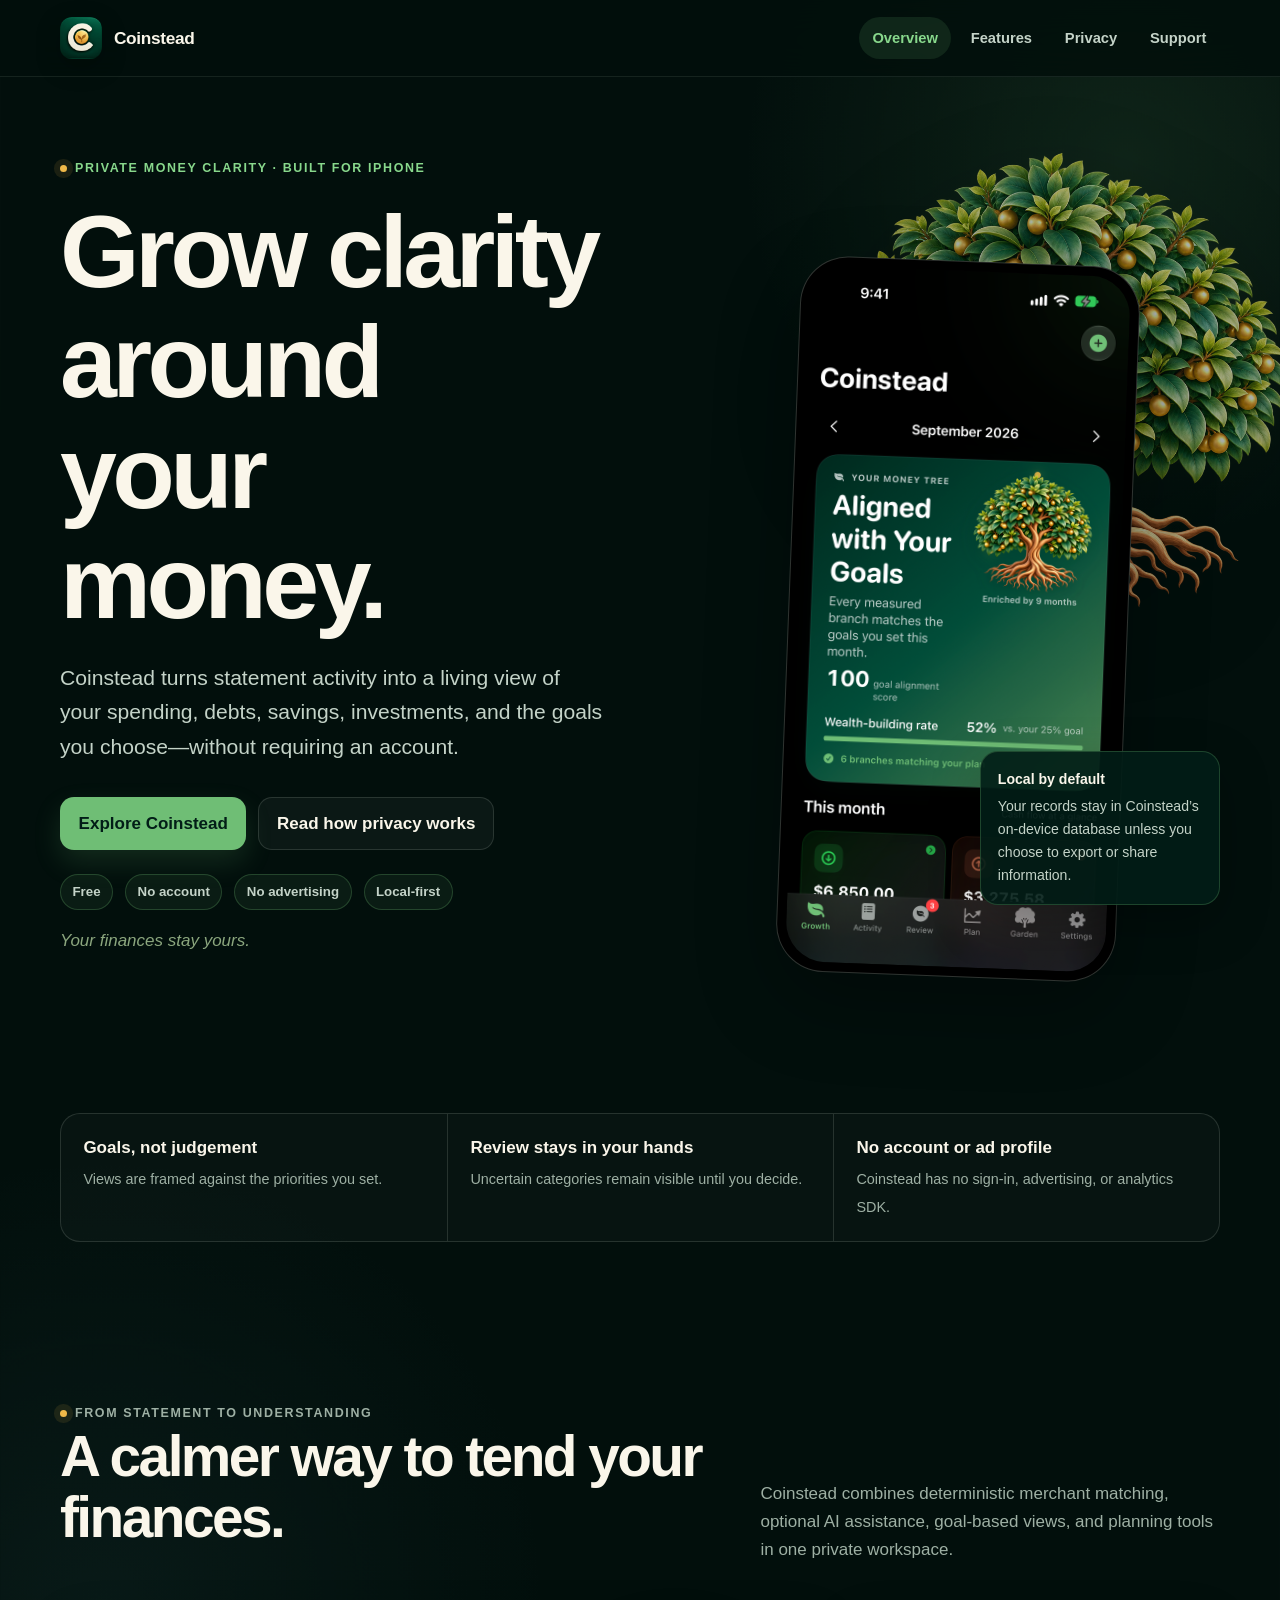
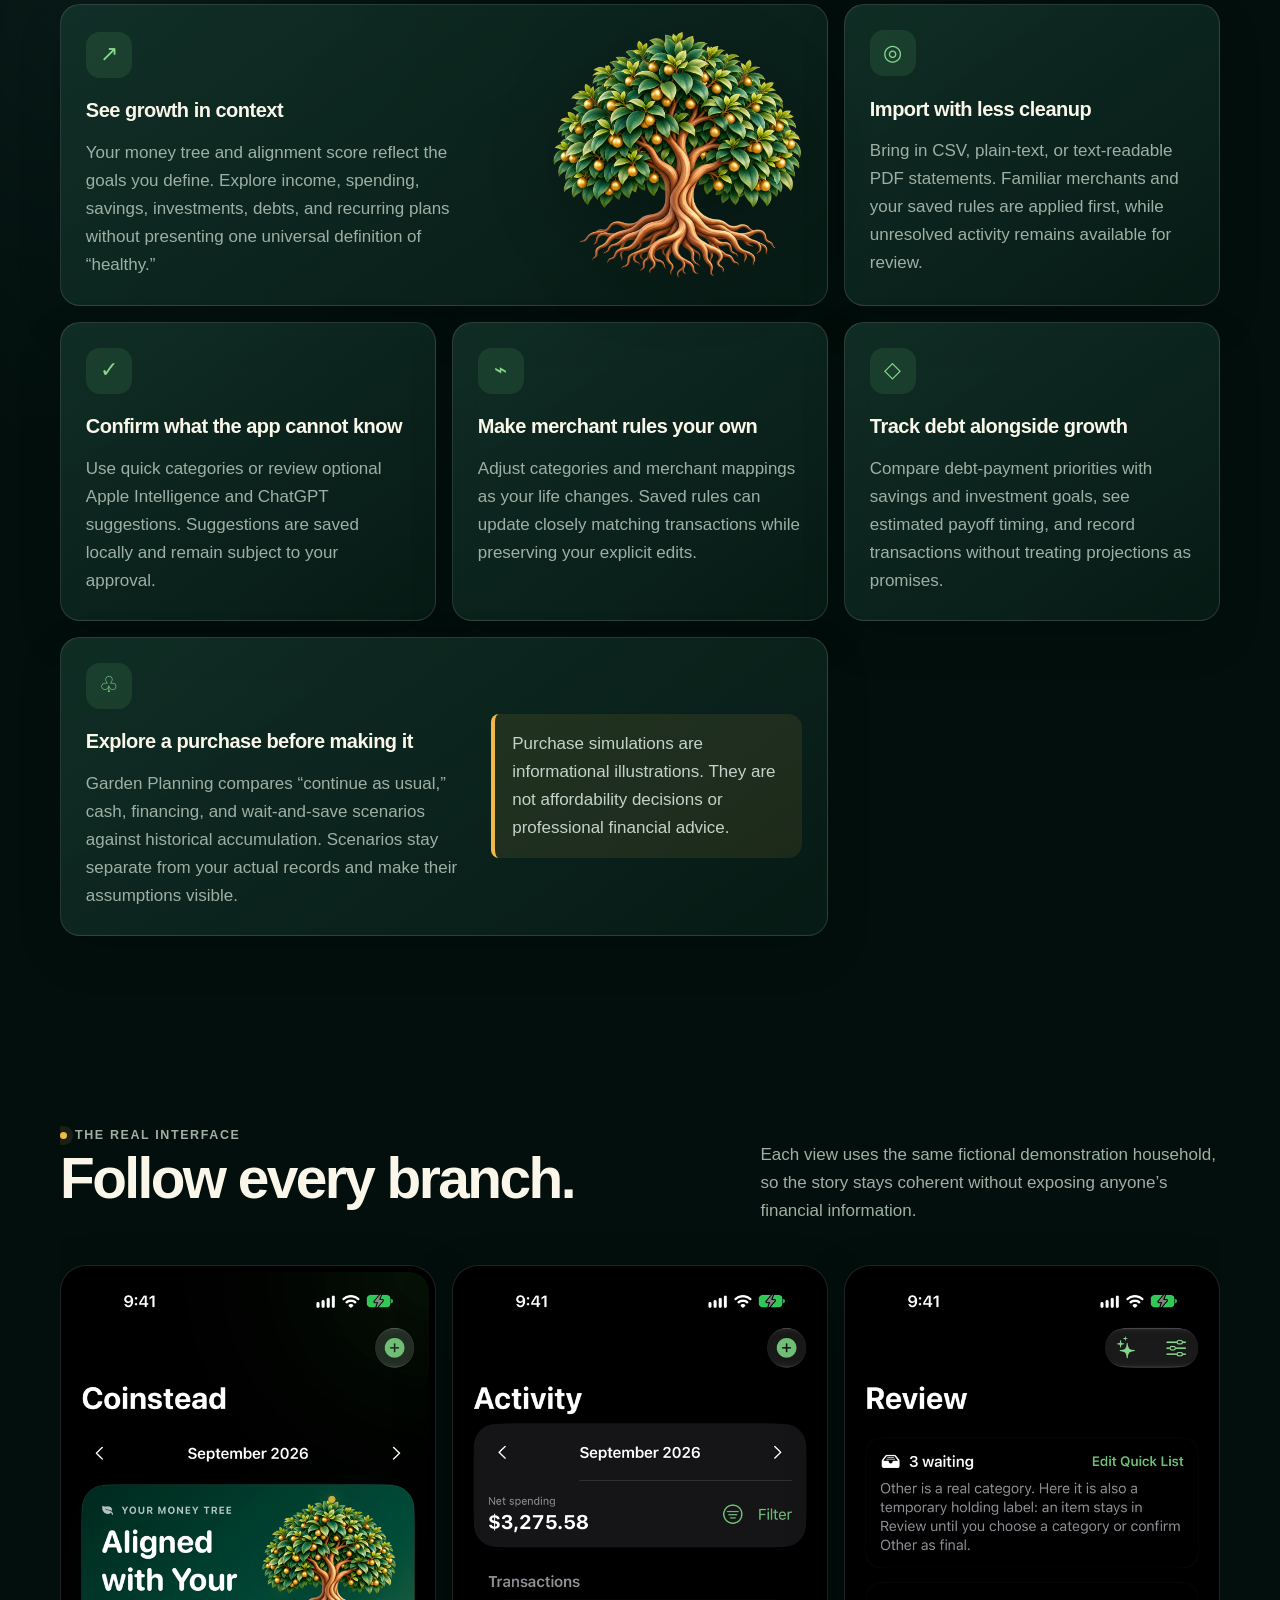
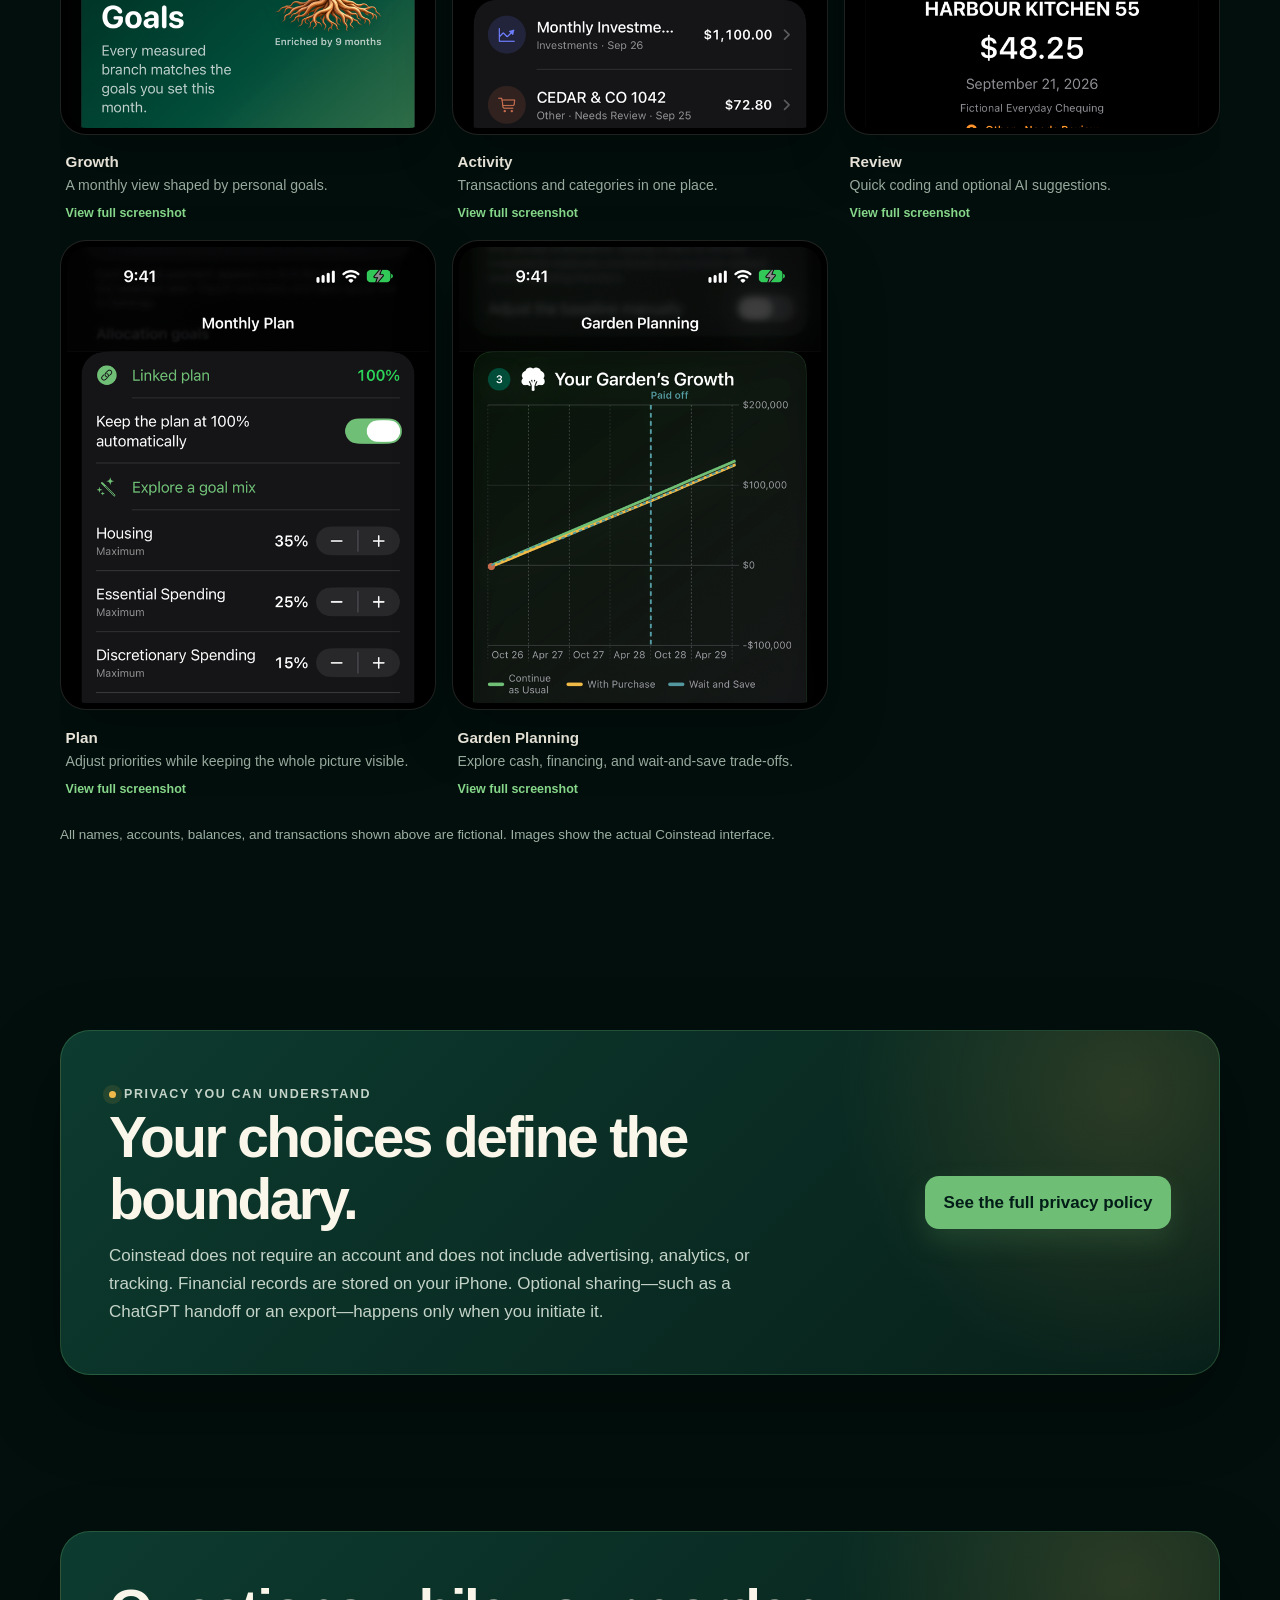
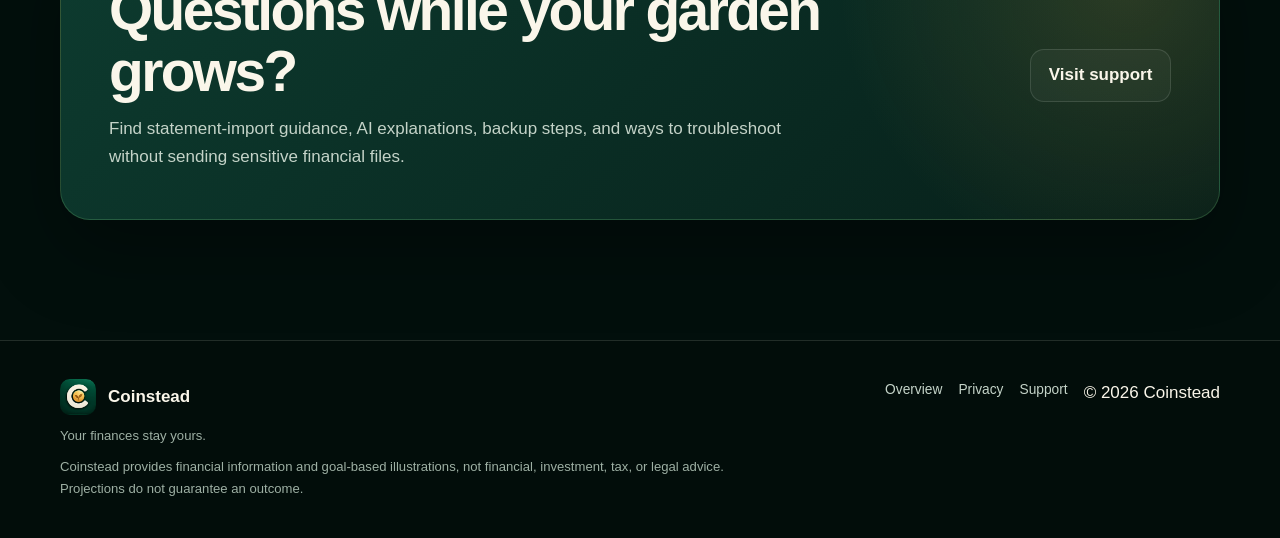
<file: index.html>
<!doctype html>
<html lang="en-CA">
<head>
  <meta charset="utf-8">
  <meta name="viewport" content="width=device-width, initial-scale=1">
  <meta name="description" content="Coinstead is a private, local-first iPhone app for understanding spending, reviewing transactions, following personal goals, and exploring purchase scenarios.">
  <meta name="theme-color" content="#021d17">
  <title>Coinstead — Your finances stay yours.</title>
  <link rel="icon" href="assets/coinstead-icon.png">
  <link rel="apple-touch-icon" href="assets/coinstead-icon.png">
  <link rel="stylesheet" href="assets/site.css?v=2">
  <script src="assets/site.js?v=2" defer></script>
</head>
<body>
  <a class="skip-link" href="#main">Skip to main content</a>

  <header class="site-header">
    <div class="nav-shell">
      <a class="brand" href="index.html" aria-label="Coinstead home">
        <img src="assets/coinstead-icon.png" alt="" width="42" height="42">
        <span>Coinstead</span>
      </a>
      <button class="nav-toggle" type="button" aria-expanded="false" aria-controls="site-navigation" aria-label="Open navigation"><span></span></button>
      <nav class="site-nav" id="site-navigation" data-open="false" aria-label="Primary navigation">
        <a href="index.html" aria-current="page">Overview</a>
        <a href="#features">Features</a>
        <a href="privacy.html">Privacy</a>
        <a href="support.html">Support</a>
      </nav>
    </div>
  </header>

  <main id="main">
    <section class="section hero" aria-labelledby="hero-title">
      <div class="hero-copy">
        <p class="eyebrow">Private money clarity · built for iPhone</p>
        <h1 id="hero-title">Grow clarity around your money.</h1>
        <p class="lede">Coinstead turns statement activity into a living view of your spending, debts, savings, investments, and the goals you choose—without requiring an account.</p>
        <div class="hero-actions">
          <a class="button button-primary" href="#features">Explore Coinstead</a>
          <a class="button button-secondary" href="privacy.html">Read how privacy works</a>
        </div>
        <div class="pill-row" aria-label="Coinstead highlights">
          <span class="pill">Free</span>
          <span class="pill">No account</span>
          <span class="pill">No advertising</span>
          <span class="pill">Local-first</span>
        </div>
        <p class="tagline">Your finances stay yours.</p>
      </div>

      <div class="hero-visual" aria-label="Coinstead app showing a personal goal-alignment view">
        <img class="hero-tree" src="assets/flourishing-tree.png" alt="" width="900" height="900">
        <div class="phone-frame">
          <img src="assets/dashboard.png" alt="Coinstead Growth screen showing a fictional monthly goal-alignment summary" width="644" height="1400">
        </div>
        <div class="privacy-note">
          <strong>Local by default</strong>
          Your records stay in Coinstead’s on-device database unless you choose to export or share information.
        </div>
      </div>
    </section>

    <section class="section section-compact" aria-label="Privacy and design principles">
      <div class="trust-strip">
        <div class="trust-item">
          <strong>Goals, not judgement</strong>
          <span>Views are framed against the priorities you set.</span>
        </div>
        <div class="trust-item">
          <strong>Review stays in your hands</strong>
          <span>Uncertain categories remain visible until you decide.</span>
        </div>
        <div class="trust-item">
          <strong>No account or ad profile</strong>
          <span>Coinstead has no sign-in, advertising, or analytics SDK.</span>
        </div>
      </div>
    </section>

    <section class="section" id="features" aria-labelledby="features-title">
      <div class="section-heading">
        <div>
          <p class="eyebrow">From statement to understanding</p>
          <h2 id="features-title">A calmer way to tend your finances.</h2>
        </div>
        <p>Coinstead combines deterministic merchant matching, optional AI assistance, goal-based views, and planning tools in one private workspace.</p>
      </div>

      <div class="feature-grid">
        <article class="feature-card wide">
          <div>
            <div class="feature-icon" aria-hidden="true">↗</div>
            <h3>See growth in context</h3>
            <p>Your money tree and alignment score reflect the goals you define. Explore income, spending, savings, investments, debts, and recurring plans without presenting one universal definition of “healthy.”</p>
          </div>
          <img class="mini-tree" src="assets/flourishing-tree.png" alt="A flourishing tree with green leaves and golden fruit" width="900" height="900">
        </article>

        <article class="feature-card">
          <div class="feature-icon" aria-hidden="true">◎</div>
          <h3>Import with less cleanup</h3>
          <p>Bring in CSV, plain-text, or text-readable PDF statements. Familiar merchants and your saved rules are applied first, while unresolved activity remains available for review.</p>
        </article>

        <article class="feature-card">
          <div class="feature-icon" aria-hidden="true">✓</div>
          <h3>Confirm what the app cannot know</h3>
          <p>Use quick categories or review optional Apple Intelligence and ChatGPT suggestions. Suggestions are saved locally and remain subject to your approval.</p>
        </article>

        <article class="feature-card">
          <div class="feature-icon" aria-hidden="true">⌁</div>
          <h3>Make merchant rules your own</h3>
          <p>Adjust categories and merchant mappings as your life changes. Saved rules can update closely matching transactions while preserving your explicit edits.</p>
        </article>

        <article class="feature-card">
          <div class="feature-icon" aria-hidden="true">◇</div>
          <h3>Track debt alongside growth</h3>
          <p>Compare debt-payment priorities with savings and investment goals, see estimated payoff timing, and record transactions without treating projections as promises.</p>
        </article>

        <article class="feature-card wide">
          <div>
            <div class="feature-icon" aria-hidden="true">♧</div>
            <h3>Explore a purchase before making it</h3>
            <p>Garden Planning compares “continue as usual,” cash, financing, and wait-and-save scenarios against historical accumulation. Scenarios stay separate from your actual records and make their assumptions visible.</p>
          </div>
          <div class="notice">Purchase simulations are informational illustrations. They are not affordability decisions or professional financial advice.</div>
        </article>
      </div>
    </section>

    <section class="section screenshots" id="screens" aria-labelledby="screens-title">
      <div class="section-heading">
        <div>
          <p class="eyebrow">The real interface</p>
          <h2 id="screens-title">Follow every branch.</h2>
        </div>
        <p>Each view uses the same fictional demonstration household, so the story stays coherent without exposing anyone’s financial information.</p>
      </div>

      <div class="screenshot-track" role="list" aria-label="Coinstead app screenshots">
        <figure class="screenshot-card" role="listitem">
          <a class="screenshot-shell" href="assets/dashboard.png" aria-label="Open the complete Growth screenshot"><img src="assets/dashboard.png" loading="lazy" alt="Growth dashboard with a money tree and monthly goal-alignment score" width="644" height="1400"></a>
          <figcaption><strong>Growth</strong>A monthly view shaped by personal goals.<br><a class="full-shot" href="assets/dashboard.png">View full screenshot</a></figcaption>
        </figure>
        <figure class="screenshot-card" role="listitem">
          <a class="screenshot-shell" href="assets/activity.png" aria-label="Open the complete Activity screenshot"><img src="assets/activity.png" loading="lazy" alt="Activity screen with fictional transactions and spending categories" width="644" height="1400"></a>
          <figcaption><strong>Activity</strong>Transactions and categories in one place.<br><a class="full-shot" href="assets/activity.png">View full screenshot</a></figcaption>
        </figure>
        <figure class="screenshot-card" role="listitem">
          <a class="screenshot-shell" href="assets/review.png" aria-label="Open the complete Review screenshot"><img src="assets/review.png" loading="lazy" alt="Review screen with a fictional transaction awaiting a category" width="644" height="1400"></a>
          <figcaption><strong>Review</strong>Quick coding and optional AI suggestions.<br><a class="full-shot" href="assets/review.png">View full screenshot</a></figcaption>
        </figure>
        <figure class="screenshot-card" role="listitem">
          <a class="screenshot-shell" href="assets/growth.png" aria-label="Open the complete Plan screenshot"><img src="assets/growth.png" loading="lazy" alt="Monthly Plan screen with adjustable goal percentages" width="644" height="1400"></a>
          <figcaption><strong>Plan</strong>Adjust priorities while keeping the whole picture visible.<br><a class="full-shot" href="assets/growth.png">View full screenshot</a></figcaption>
        </figure>
        <figure class="screenshot-card" role="listitem">
          <a class="screenshot-shell" href="assets/garden-planning.png" aria-label="Open the complete Garden Planning screenshot"><img src="assets/garden-planning.png" loading="lazy" alt="Garden Planning screen comparing fictional purchase accumulation trajectories" width="644" height="1400"></a>
          <figcaption><strong>Garden Planning</strong>Explore cash, financing, and wait-and-save trade-offs.<br><a class="full-shot" href="assets/garden-planning.png">View full screenshot</a></figcaption>
        </figure>
      </div>
      <p class="data-note">All names, accounts, balances, and transactions shown above are fictional. Images show the actual Coinstead interface.</p>
    </section>

    <section class="section" aria-labelledby="privacy-title">
      <div class="privacy-callout">
        <div>
          <p class="eyebrow">Privacy you can understand</p>
          <h2 id="privacy-title">Your choices define the boundary.</h2>
          <p>Coinstead does not require an account and does not include advertising, analytics, or tracking. Financial records are stored on your iPhone. Optional sharing—such as a ChatGPT handoff or an export—happens only when you initiate it.</p>
        </div>
        <a class="button button-primary" href="privacy.html">See the full privacy policy</a>
      </div>
    </section>

    <section class="section section-compact" aria-labelledby="support-title">
      <div class="cta-band">
        <div>
          <h2 id="support-title">Questions while your garden grows?</h2>
          <p>Find statement-import guidance, AI explanations, backup steps, and ways to troubleshoot without sending sensitive financial files.</p>
        </div>
        <a class="button button-secondary" href="support.html">Visit support</a>
      </div>
    </section>
  </main>

  <footer class="site-footer">
    <div class="footer-shell">
      <div>
        <div class="footer-brand"><img src="assets/coinstead-icon.png" alt="" width="36" height="36"><span>Coinstead</span></div>
        <p class="footer-copy">Your finances stay yours.</p>
        <p class="disclaimer">Coinstead provides financial information and goal-based illustrations, not financial, investment, tax, or legal advice. Projections do not guarantee an outcome.</p>
      </div>
      <nav class="footer-links" aria-label="Footer navigation">
        <a href="index.html">Overview</a>
        <a href="privacy.html">Privacy</a>
        <a href="support.html">Support</a>
        <span>© <span data-current-year>2026</span> Coinstead</span>
      </nav>
    </div>
  </footer>
</body>
</html>
</file>
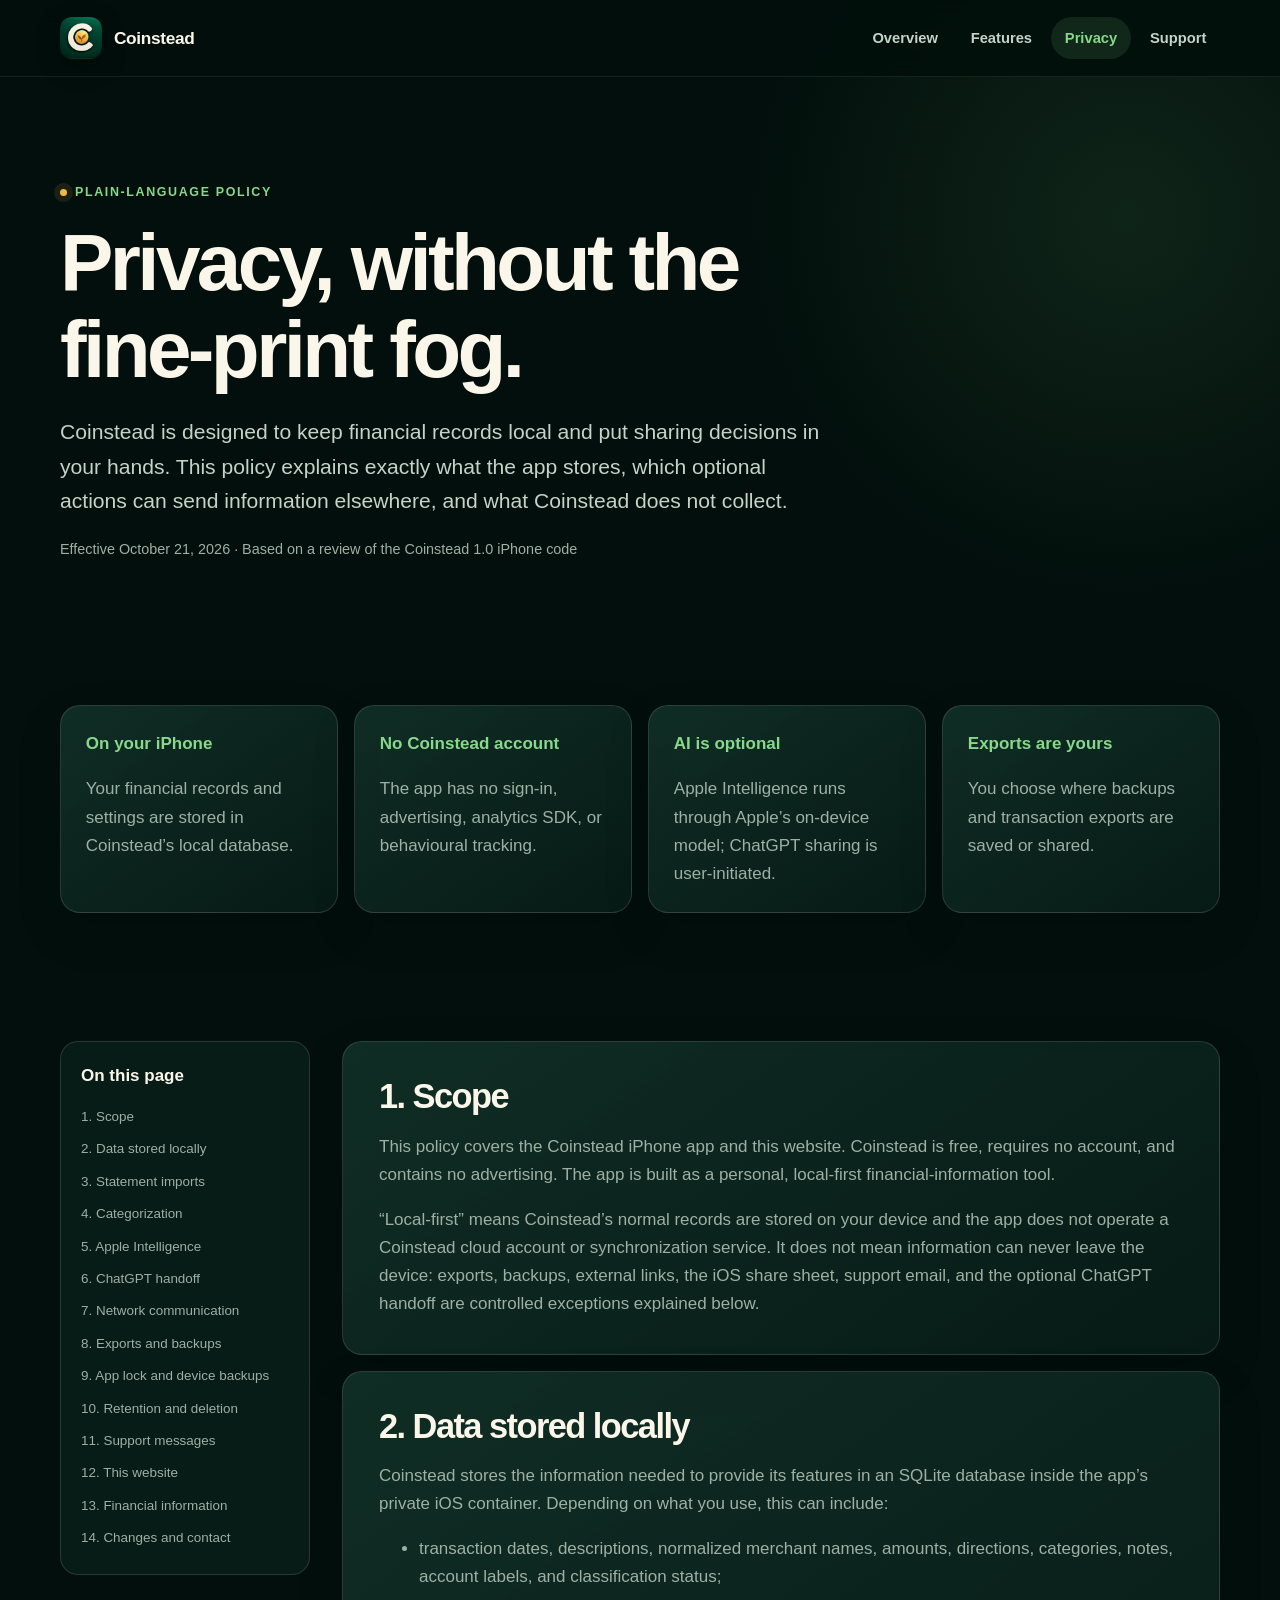
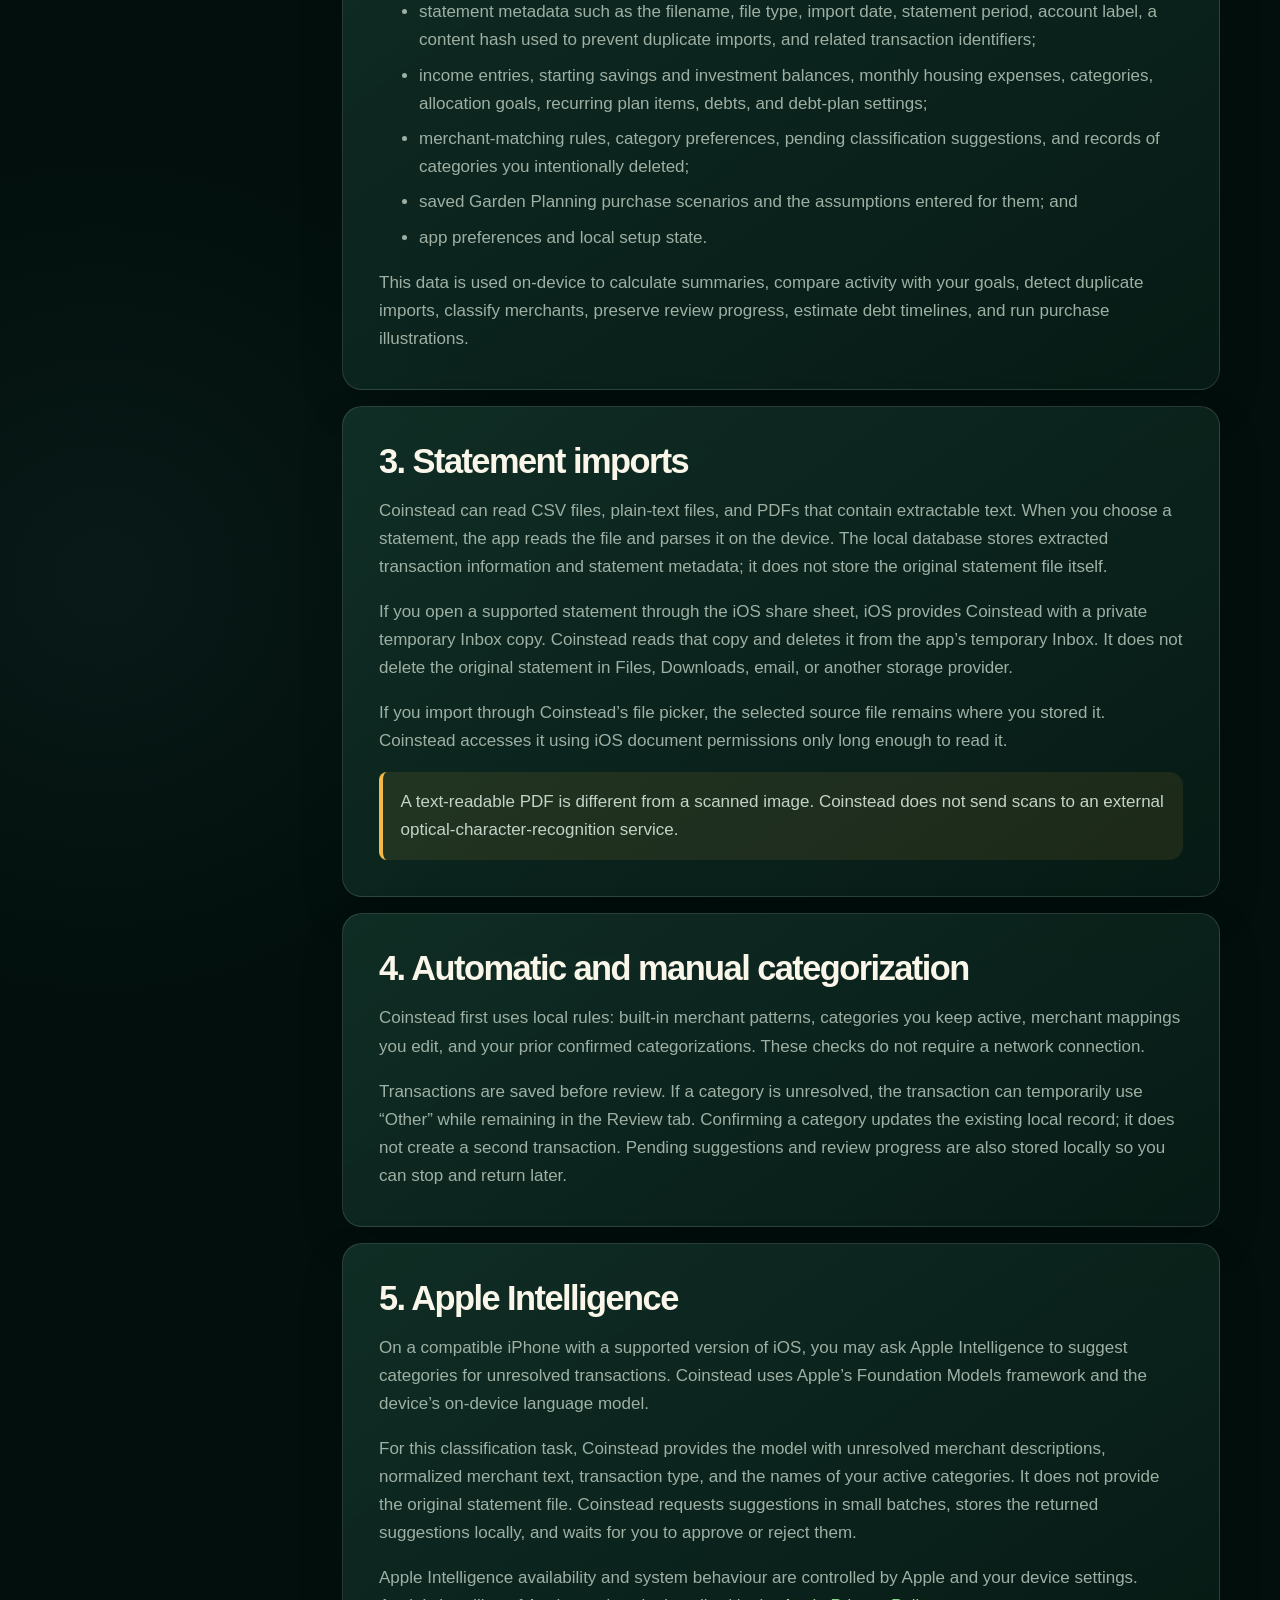
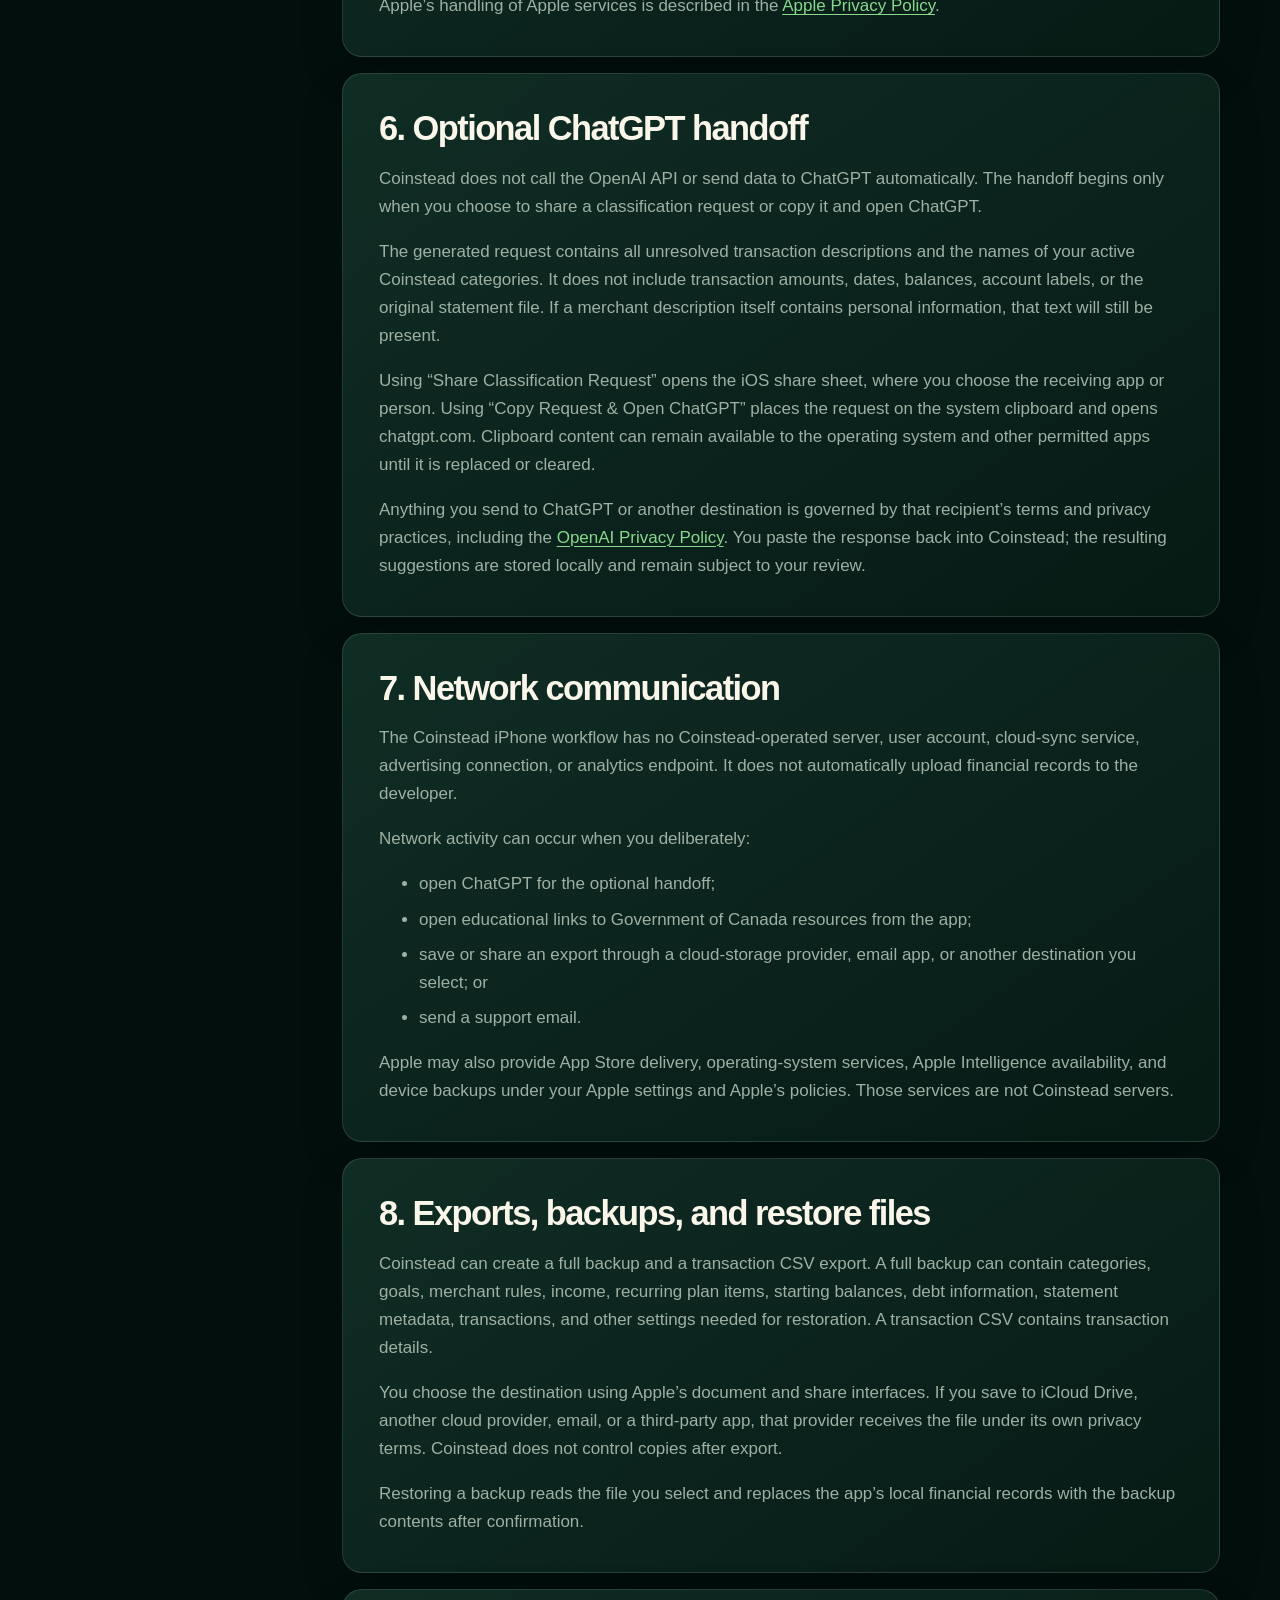
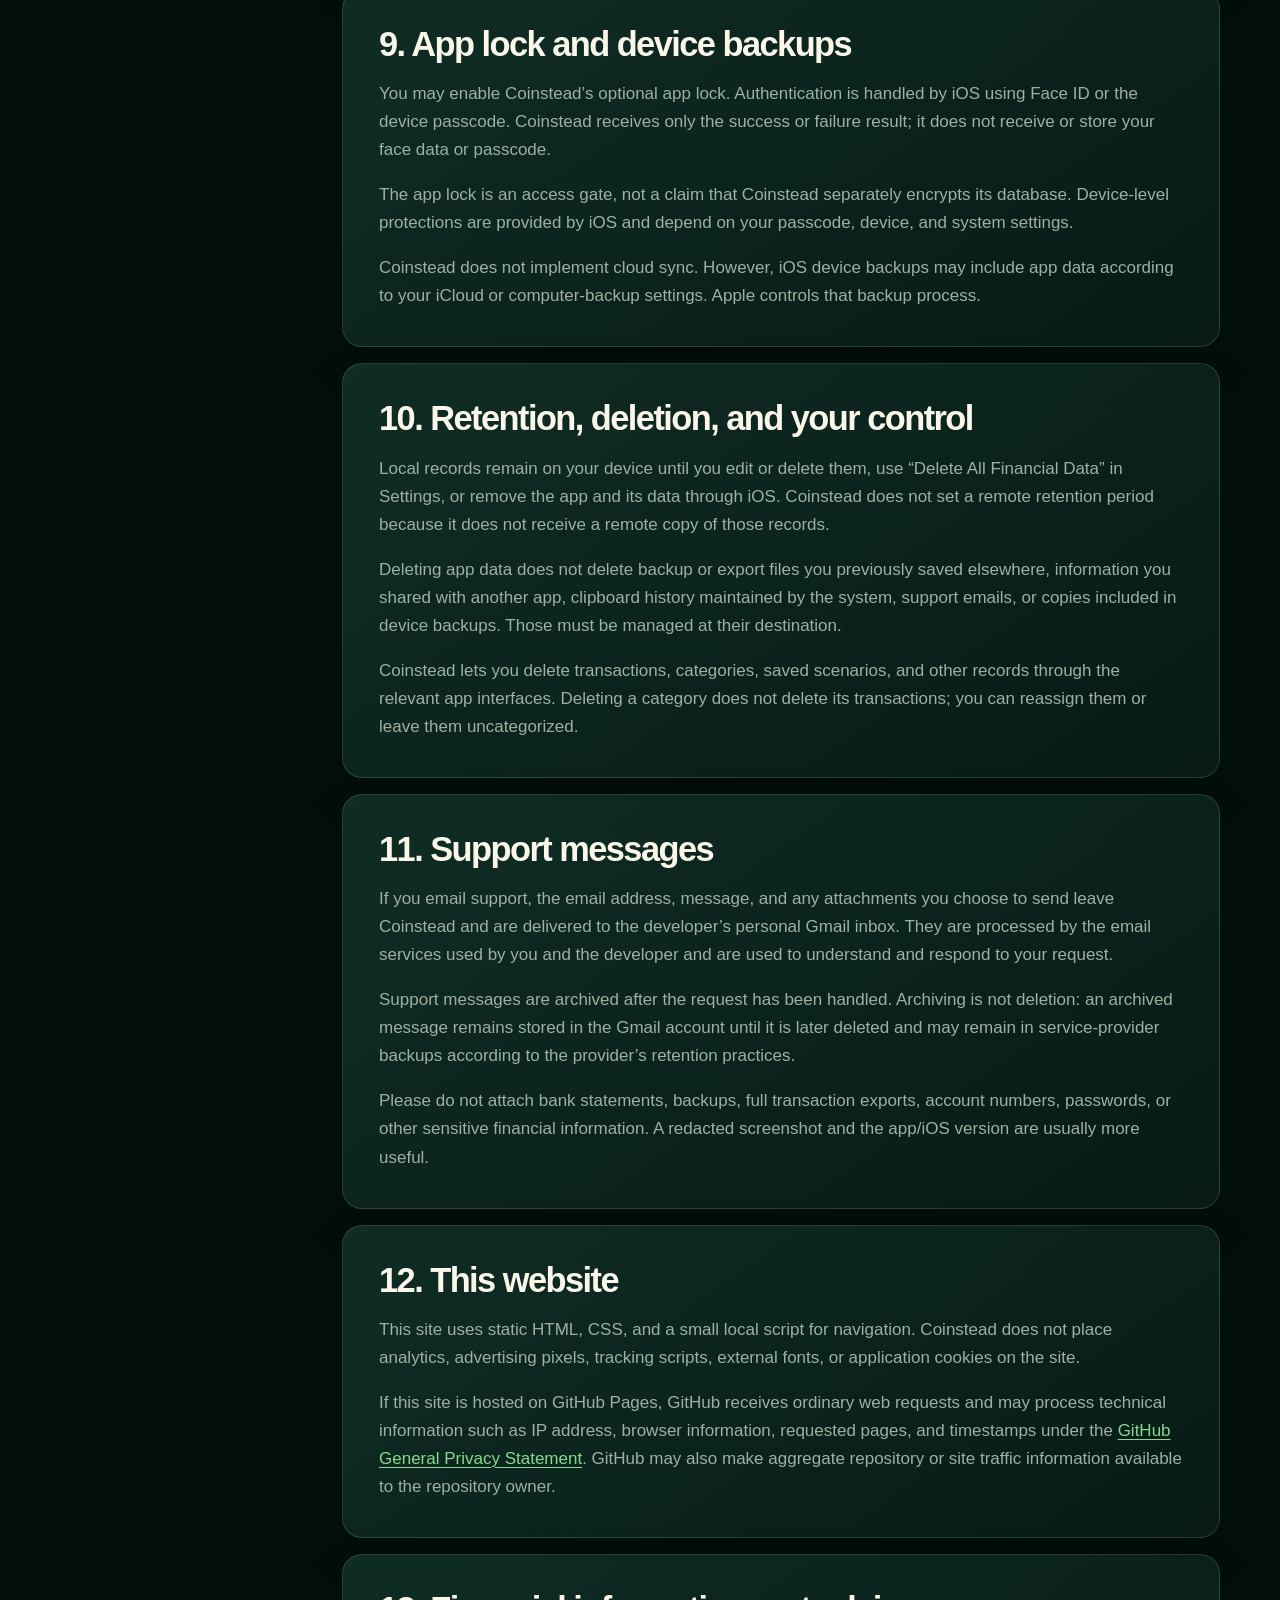
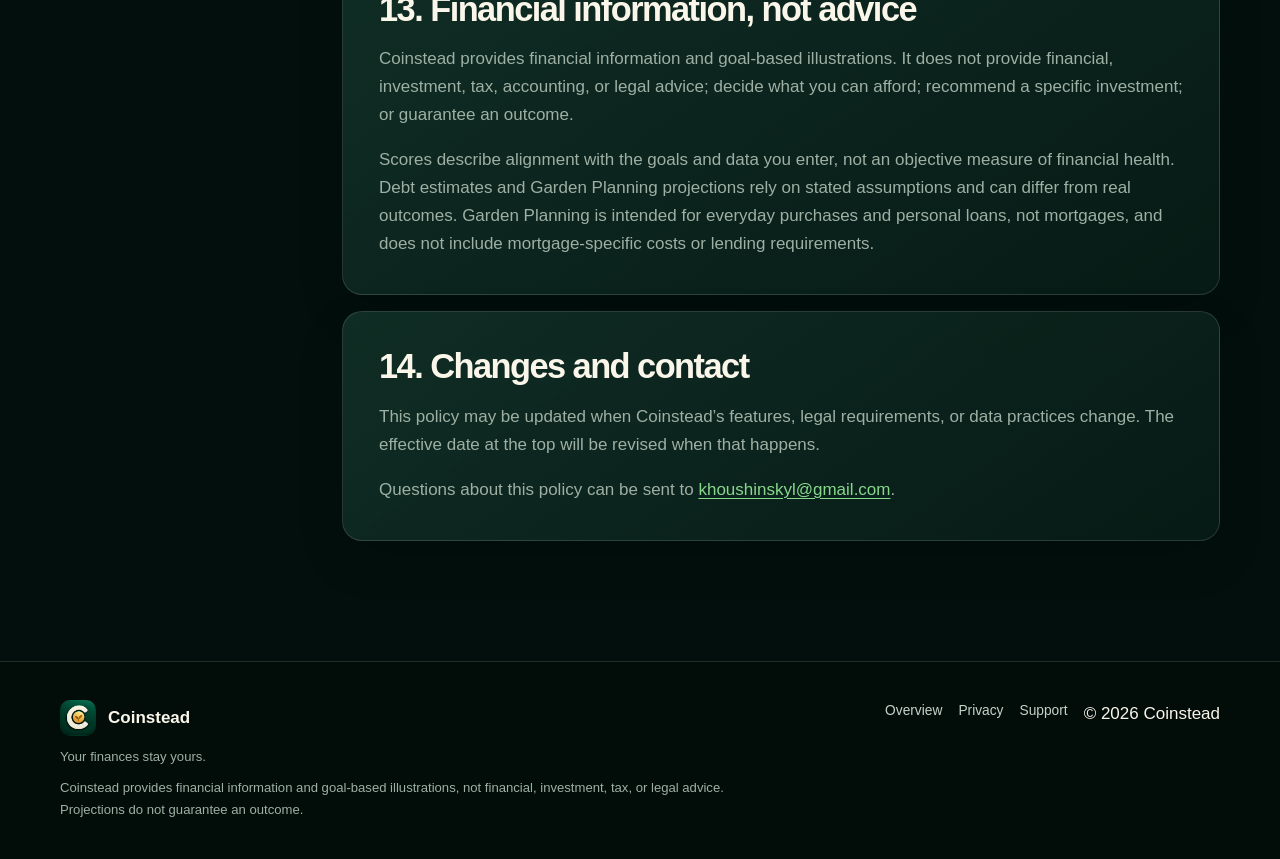
<file: privacy.html>
<!doctype html>
<html lang="en-CA">
<head>
  <meta charset="utf-8">
  <meta name="viewport" content="width=device-width, initial-scale=1">
  <meta name="description" content="Coinstead's plain-language privacy policy explains local storage, statement imports, Apple Intelligence, the optional ChatGPT handoff, exports, and network communication.">
  <meta name="theme-color" content="#021d17">
  <title>Privacy Policy — Coinstead</title>
  <link rel="icon" href="assets/coinstead-icon.png">
  <link rel="apple-touch-icon" href="assets/coinstead-icon.png">
  <link rel="stylesheet" href="assets/site.css?v=2">
  <script src="assets/site.js?v=2" defer></script>
</head>
<body>
  <a class="skip-link" href="#main">Skip to main content</a>

  <header class="site-header">
    <div class="nav-shell">
      <a class="brand" href="index.html" aria-label="Coinstead home">
        <img src="assets/coinstead-icon.png" alt="" width="42" height="42">
        <span>Coinstead</span>
      </a>
      <button class="nav-toggle" type="button" aria-expanded="false" aria-controls="site-navigation" aria-label="Open navigation"><span></span></button>
      <nav class="site-nav" id="site-navigation" data-open="false" aria-label="Primary navigation">
        <a href="index.html">Overview</a>
        <a href="index.html#features">Features</a>
        <a href="privacy.html" aria-current="page">Privacy</a>
        <a href="support.html">Support</a>
      </nav>
    </div>
  </header>

  <main id="main">
    <section class="section page-hero" aria-labelledby="page-title">
      <p class="eyebrow">Plain-language policy</p>
      <h1 id="page-title">Privacy, without the fine-print fog.</h1>
      <p class="lede">Coinstead is designed to keep financial records local and put sharing decisions in your hands. This policy explains exactly what the app stores, which optional actions can send information elsewhere, and what Coinstead does not collect.</p>
      <p class="updated">Effective October 21, 2026 · Based on a review of the Coinstead 1.0 iPhone code</p>
    </section>

    <section class="section section-compact" aria-label="Privacy summary">
      <div class="privacy-grid">
        <article class="summary-card">
          <strong>On your iPhone</strong>
          <p>Your financial records and settings are stored in Coinstead’s local database.</p>
        </article>
        <article class="summary-card">
          <strong>No Coinstead account</strong>
          <p>The app has no sign-in, advertising, analytics SDK, or behavioural tracking.</p>
        </article>
        <article class="summary-card">
          <strong>AI is optional</strong>
          <p>Apple Intelligence runs through Apple’s on-device model; ChatGPT sharing is user-initiated.</p>
        </article>
        <article class="summary-card">
          <strong>Exports are yours</strong>
          <p>You choose where backups and transaction exports are saved or shared.</p>
        </article>
      </div>
    </section>

    <section class="section section-compact">
      <div class="policy-layout">
        <aside class="policy-toc" aria-label="Privacy policy contents">
          <strong>On this page</strong>
          <a href="#scope">1. Scope</a>
          <a href="#stored-data">2. Data stored locally</a>
          <a href="#statements">3. Statement imports</a>
          <a href="#classification">4. Categorization</a>
          <a href="#apple-intelligence">5. Apple Intelligence</a>
          <a href="#chatgpt">6. ChatGPT handoff</a>
          <a href="#network">7. Network communication</a>
          <a href="#exports">8. Exports and backups</a>
          <a href="#security">9. App lock and device backups</a>
          <a href="#control">10. Retention and deletion</a>
          <a href="#support-privacy">11. Support messages</a>
          <a href="#website">12. This website</a>
          <a href="#disclaimer">13. Financial information</a>
          <a href="#changes">14. Changes and contact</a>
        </aside>

        <div class="policy-content">
          <article class="content-card" id="scope">
            <h2>1. Scope</h2>
            <p>This policy covers the Coinstead iPhone app and this website. Coinstead is free, requires no account, and contains no advertising. The app is built as a personal, local-first financial-information tool.</p>
            <p>“Local-first” means Coinstead’s normal records are stored on your device and the app does not operate a Coinstead cloud account or synchronization service. It does not mean information can never leave the device: exports, backups, external links, the iOS share sheet, support email, and the optional ChatGPT handoff are controlled exceptions explained below.</p>
          </article>

          <article class="content-card" id="stored-data">
            <h2>2. Data stored locally</h2>
            <p>Coinstead stores the information needed to provide its features in an SQLite database inside the app’s private iOS container. Depending on what you use, this can include:</p>
            <ul>
              <li>transaction dates, descriptions, normalized merchant names, amounts, directions, categories, notes, account labels, and classification status;</li>
              <li>statement metadata such as the filename, file type, import date, statement period, account label, a content hash used to prevent duplicate imports, and related transaction identifiers;</li>
              <li>income entries, starting savings and investment balances, monthly housing expenses, categories, allocation goals, recurring plan items, debts, and debt-plan settings;</li>
              <li>merchant-matching rules, category preferences, pending classification suggestions, and records of categories you intentionally deleted;</li>
              <li>saved Garden Planning purchase scenarios and the assumptions entered for them; and</li>
              <li>app preferences and local setup state.</li>
            </ul>
            <p>This data is used on-device to calculate summaries, compare activity with your goals, detect duplicate imports, classify merchants, preserve review progress, estimate debt timelines, and run purchase illustrations.</p>
          </article>

          <article class="content-card" id="statements">
            <h2>3. Statement imports</h2>
            <p>Coinstead can read CSV files, plain-text files, and PDFs that contain extractable text. When you choose a statement, the app reads the file and parses it on the device. The local database stores extracted transaction information and statement metadata; it does not store the original statement file itself.</p>
            <p>If you open a supported statement through the iOS share sheet, iOS provides Coinstead with a private temporary Inbox copy. Coinstead reads that copy and deletes it from the app’s temporary Inbox. It does not delete the original statement in Files, Downloads, email, or another storage provider.</p>
            <p>If you import through Coinstead’s file picker, the selected source file remains where you stored it. Coinstead accesses it using iOS document permissions only long enough to read it.</p>
            <div class="notice">A text-readable PDF is different from a scanned image. Coinstead does not send scans to an external optical-character-recognition service.</div>
          </article>

          <article class="content-card" id="classification">
            <h2>4. Automatic and manual categorization</h2>
            <p>Coinstead first uses local rules: built-in merchant patterns, categories you keep active, merchant mappings you edit, and your prior confirmed categorizations. These checks do not require a network connection.</p>
            <p>Transactions are saved before review. If a category is unresolved, the transaction can temporarily use “Other” while remaining in the Review tab. Confirming a category updates the existing local record; it does not create a second transaction. Pending suggestions and review progress are also stored locally so you can stop and return later.</p>
          </article>

          <article class="content-card" id="apple-intelligence">
            <h2>5. Apple Intelligence</h2>
            <p>On a compatible iPhone with a supported version of iOS, you may ask Apple Intelligence to suggest categories for unresolved transactions. Coinstead uses Apple’s Foundation Models framework and the device’s on-device language model.</p>
            <p>For this classification task, Coinstead provides the model with unresolved merchant descriptions, normalized merchant text, transaction type, and the names of your active categories. It does not provide the original statement file. Coinstead requests suggestions in small batches, stores the returned suggestions locally, and waits for you to approve or reject them.</p>
            <p>Apple Intelligence availability and system behaviour are controlled by Apple and your device settings. Apple’s handling of Apple services is described in the <a href="https://www.apple.com/ca/legal/privacy/en-ww/">Apple Privacy Policy</a>.</p>
          </article>

          <article class="content-card" id="chatgpt">
            <h2>6. Optional ChatGPT handoff</h2>
            <p>Coinstead does not call the OpenAI API or send data to ChatGPT automatically. The handoff begins only when you choose to share a classification request or copy it and open ChatGPT.</p>
            <p>The generated request contains all unresolved transaction descriptions and the names of your active Coinstead categories. It does not include transaction amounts, dates, balances, account labels, or the original statement file. If a merchant description itself contains personal information, that text will still be present.</p>
            <p>Using “Share Classification Request” opens the iOS share sheet, where you choose the receiving app or person. Using “Copy Request &amp; Open ChatGPT” places the request on the system clipboard and opens chatgpt.com. Clipboard content can remain available to the operating system and other permitted apps until it is replaced or cleared.</p>
            <p>Anything you send to ChatGPT or another destination is governed by that recipient’s terms and privacy practices, including the <a href="https://openai.com/policies/privacy-policy/">OpenAI Privacy Policy</a>. You paste the response back into Coinstead; the resulting suggestions are stored locally and remain subject to your review.</p>
          </article>

          <article class="content-card" id="network">
            <h2>7. Network communication</h2>
            <p>The Coinstead iPhone workflow has no Coinstead-operated server, user account, cloud-sync service, advertising connection, or analytics endpoint. It does not automatically upload financial records to the developer.</p>
            <p>Network activity can occur when you deliberately:</p>
            <ul>
              <li>open ChatGPT for the optional handoff;</li>
              <li>open educational links to Government of Canada resources from the app;</li>
              <li>save or share an export through a cloud-storage provider, email app, or another destination you select; or</li>
              <li>send a support email.</li>
            </ul>
            <p>Apple may also provide App Store delivery, operating-system services, Apple Intelligence availability, and device backups under your Apple settings and Apple’s policies. Those services are not Coinstead servers.</p>
          </article>

          <article class="content-card" id="exports">
            <h2>8. Exports, backups, and restore files</h2>
            <p>Coinstead can create a full backup and a transaction CSV export. A full backup can contain categories, goals, merchant rules, income, recurring plan items, starting balances, debt information, statement metadata, transactions, and other settings needed for restoration. A transaction CSV contains transaction details.</p>
            <p>You choose the destination using Apple’s document and share interfaces. If you save to iCloud Drive, another cloud provider, email, or a third-party app, that provider receives the file under its own privacy terms. Coinstead does not control copies after export.</p>
            <p>Restoring a backup reads the file you select and replaces the app’s local financial records with the backup contents after confirmation.</p>
          </article>

          <article class="content-card" id="security">
            <h2>9. App lock and device backups</h2>
            <p>You may enable Coinstead’s optional app lock. Authentication is handled by iOS using Face ID or the device passcode. Coinstead receives only the success or failure result; it does not receive or store your face data or passcode.</p>
            <p>The app lock is an access gate, not a claim that Coinstead separately encrypts its database. Device-level protections are provided by iOS and depend on your passcode, device, and system settings.</p>
            <p>Coinstead does not implement cloud sync. However, iOS device backups may include app data according to your iCloud or computer-backup settings. Apple controls that backup process.</p>
          </article>

          <article class="content-card" id="control">
            <h2>10. Retention, deletion, and your control</h2>
            <p>Local records remain on your device until you edit or delete them, use “Delete All Financial Data” in Settings, or remove the app and its data through iOS. Coinstead does not set a remote retention period because it does not receive a remote copy of those records.</p>
            <p>Deleting app data does not delete backup or export files you previously saved elsewhere, information you shared with another app, clipboard history maintained by the system, support emails, or copies included in device backups. Those must be managed at their destination.</p>
            <p>Coinstead lets you delete transactions, categories, saved scenarios, and other records through the relevant app interfaces. Deleting a category does not delete its transactions; you can reassign them or leave them uncategorized.</p>
          </article>

          <article class="content-card" id="support-privacy">
            <h2>11. Support messages</h2>
            <p>If you email support, the email address, message, and any attachments you choose to send leave Coinstead and are delivered to the developer’s personal Gmail inbox. They are processed by the email services used by you and the developer and are used to understand and respond to your request.</p>
            <p>Support messages are archived after the request has been handled. Archiving is not deletion: an archived message remains stored in the Gmail account until it is later deleted and may remain in service-provider backups according to the provider’s retention practices.</p>
            <p>Please do not attach bank statements, backups, full transaction exports, account numbers, passwords, or other sensitive financial information. A redacted screenshot and the app/iOS version are usually more useful.</p>
          </article>

          <article class="content-card" id="website">
            <h2>12. This website</h2>
            <p>This site uses static HTML, CSS, and a small local script for navigation. Coinstead does not place analytics, advertising pixels, tracking scripts, external fonts, or application cookies on the site.</p>
            <p>If this site is hosted on GitHub Pages, GitHub receives ordinary web requests and may process technical information such as IP address, browser information, requested pages, and timestamps under the <a href="https://docs.github.com/en/site-policy/privacy-policies/github-general-privacy-statement">GitHub General Privacy Statement</a>. GitHub may also make aggregate repository or site traffic information available to the repository owner.</p>
          </article>

          <article class="content-card" id="disclaimer">
            <h2>13. Financial information, not advice</h2>
            <p>Coinstead provides financial information and goal-based illustrations. It does not provide financial, investment, tax, accounting, or legal advice; decide what you can afford; recommend a specific investment; or guarantee an outcome.</p>
            <p>Scores describe alignment with the goals and data you enter, not an objective measure of financial health. Debt estimates and Garden Planning projections rely on stated assumptions and can differ from real outcomes. Garden Planning is intended for everyday purchases and personal loans, not mortgages, and does not include mortgage-specific costs or lending requirements.</p>
          </article>

          <article class="content-card" id="changes">
            <h2>14. Changes and contact</h2>
            <p>This policy may be updated when Coinstead’s features, legal requirements, or data practices change. The effective date at the top will be revised when that happens.</p>
            <p>Questions about this policy can be sent to <a href="mailto:khoushinskyl@gmail.com">khoushinskyl@gmail.com</a>.</p>
          </article>
        </div>
      </div>
    </section>
  </main>

  <footer class="site-footer">
    <div class="footer-shell">
      <div>
        <div class="footer-brand"><img src="assets/coinstead-icon.png" alt="" width="36" height="36"><span>Coinstead</span></div>
        <p class="footer-copy">Your finances stay yours.</p>
        <p class="disclaimer">Coinstead provides financial information and goal-based illustrations, not financial, investment, tax, or legal advice. Projections do not guarantee an outcome.</p>
      </div>
      <nav class="footer-links" aria-label="Footer navigation">
        <a href="index.html">Overview</a>
        <a href="privacy.html">Privacy</a>
        <a href="support.html">Support</a>
        <span>© <span data-current-year>2026</span> Coinstead</span>
      </nav>
    </div>
  </footer>
</body>
</html>
</file>
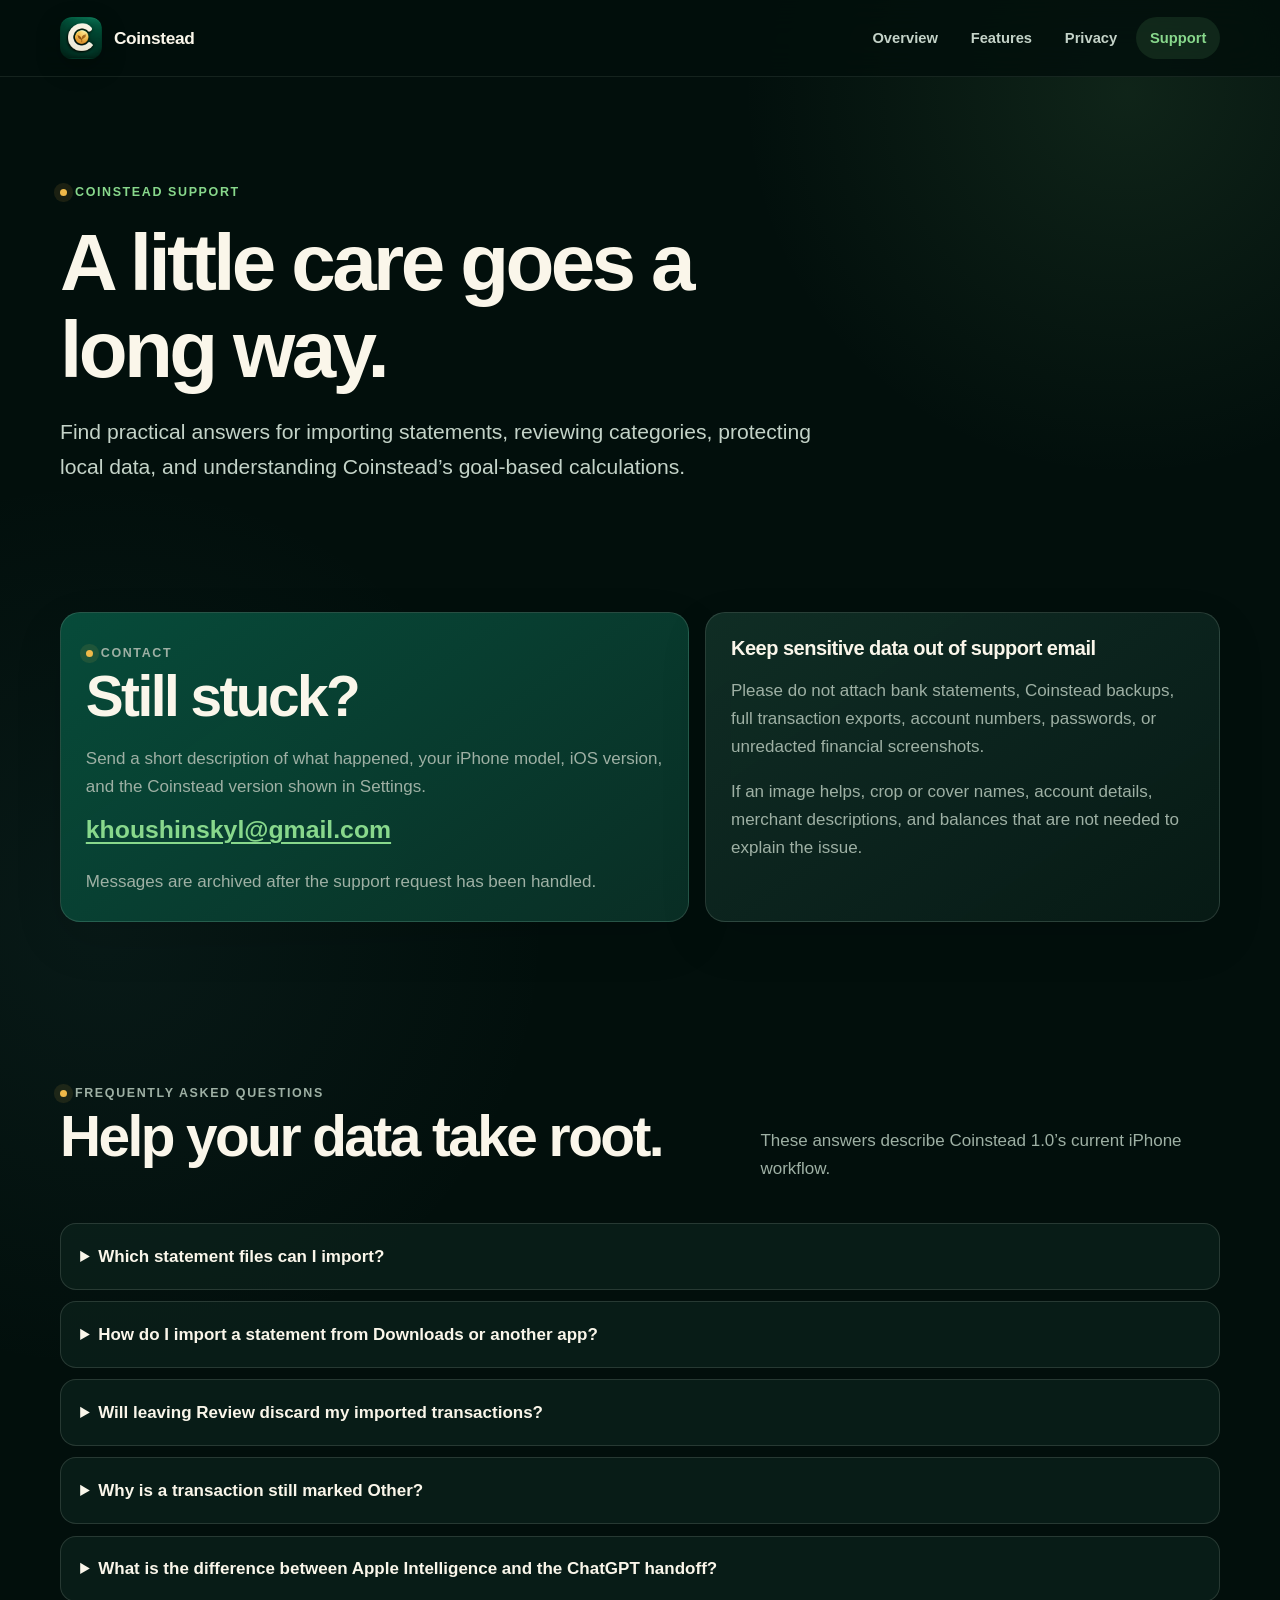
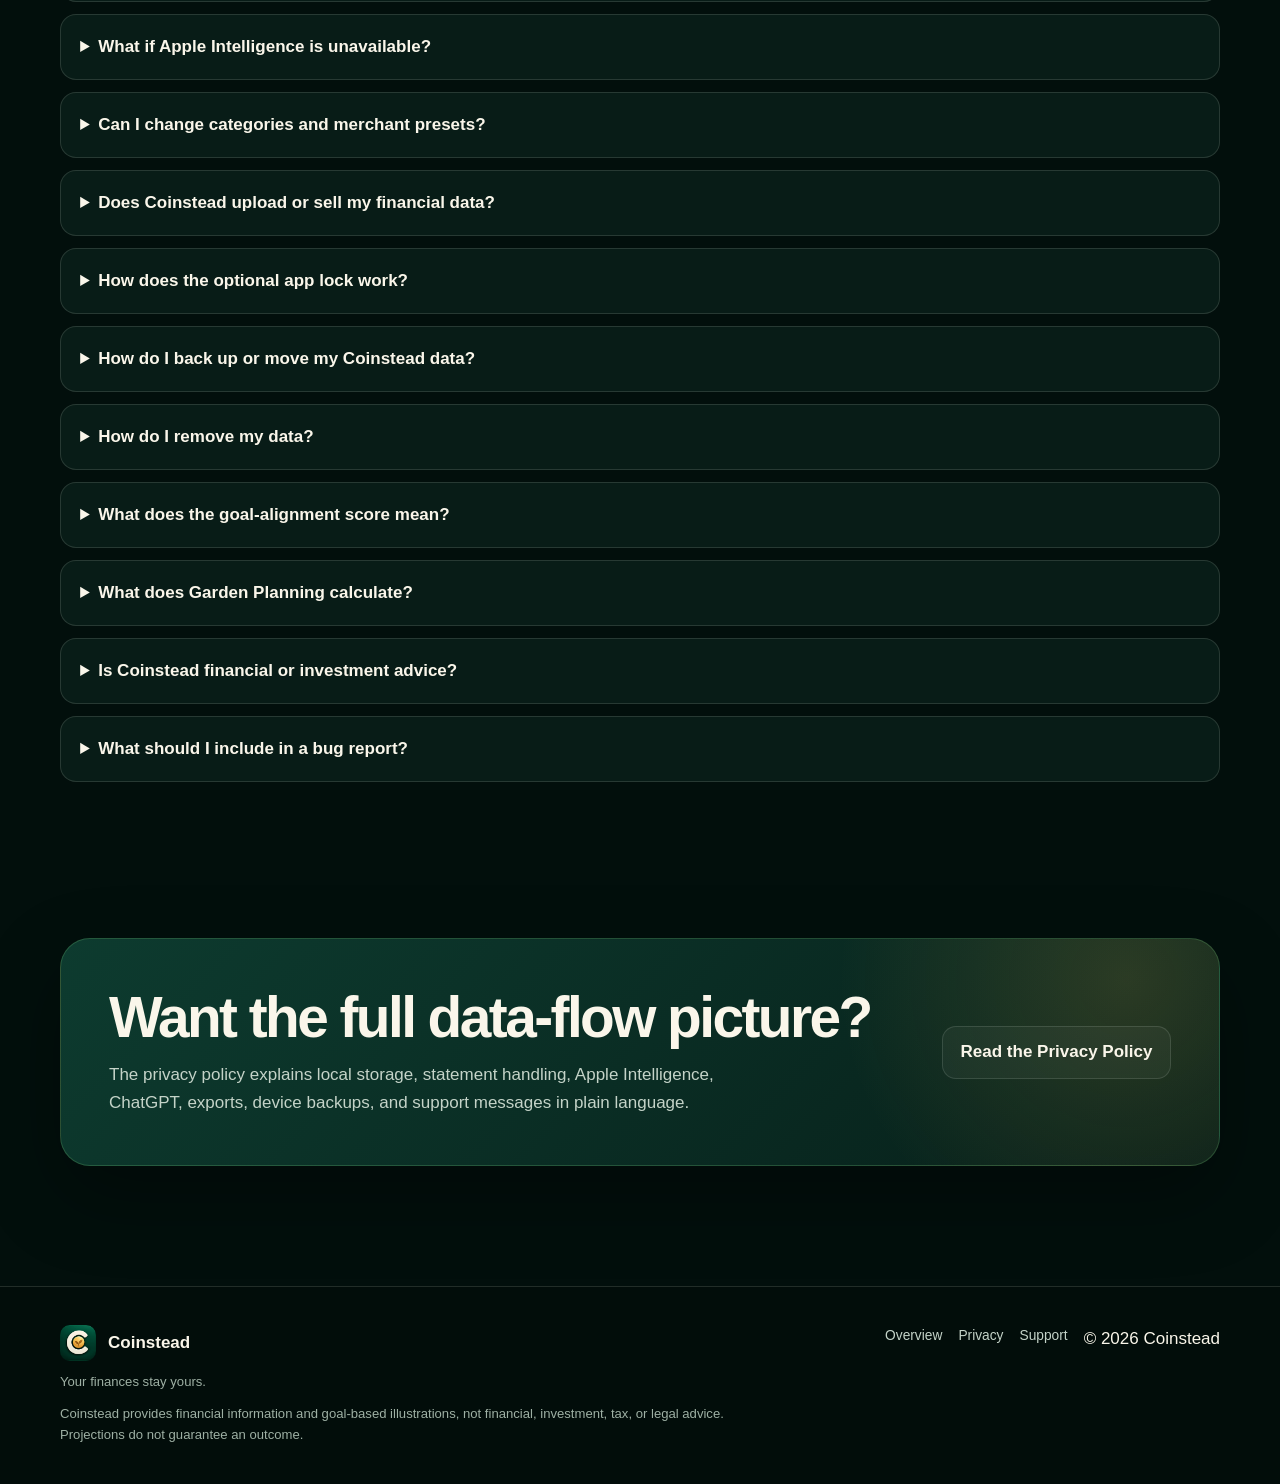
<file: support.html>
<!doctype html>
<html lang="en-CA">
<head>
  <meta charset="utf-8">
  <meta name="viewport" content="width=device-width, initial-scale=1">
  <meta name="description" content="Coinstead support, import guidance, privacy help, troubleshooting, and frequently asked questions.">
  <meta name="theme-color" content="#021d17">
  <title>Support — Coinstead</title>
  <link rel="icon" href="assets/coinstead-icon.png">
  <link rel="apple-touch-icon" href="assets/coinstead-icon.png">
  <link rel="stylesheet" href="assets/site.css?v=2">
  <script src="assets/site.js?v=2" defer></script>
</head>
<body>
  <a class="skip-link" href="#main">Skip to main content</a>

  <header class="site-header">
    <div class="nav-shell">
      <a class="brand" href="index.html" aria-label="Coinstead home">
        <img src="assets/coinstead-icon.png" alt="" width="42" height="42">
        <span>Coinstead</span>
      </a>
      <button class="nav-toggle" type="button" aria-expanded="false" aria-controls="site-navigation" aria-label="Open navigation"><span></span></button>
      <nav class="site-nav" id="site-navigation" data-open="false" aria-label="Primary navigation">
        <a href="index.html">Overview</a>
        <a href="index.html#features">Features</a>
        <a href="privacy.html">Privacy</a>
        <a href="support.html" aria-current="page">Support</a>
      </nav>
    </div>
  </header>

  <main id="main">
    <section class="section page-hero" aria-labelledby="page-title">
      <p class="eyebrow">Coinstead support</p>
      <h1 id="page-title">A little care goes a long way.</h1>
      <p class="lede">Find practical answers for importing statements, reviewing categories, protecting local data, and understanding Coinstead’s goal-based calculations.</p>
    </section>

    <section class="section section-compact" aria-labelledby="contact-title">
      <div class="contact-grid">
        <article class="contact-card accent">
          <p class="eyebrow">Contact</p>
          <h2 id="contact-title">Still stuck?</h2>
          <p>Send a short description of what happened, your iPhone model, iOS version, and the Coinstead version shown in Settings.</p>
          <a class="contact-link" href="mailto:khoushinskyl@gmail.com?subject=Coinstead%20Support">khoushinskyl@gmail.com</a>
          <p>Messages are archived after the support request has been handled.</p>
        </article>
        <article class="contact-card">
          <h3>Keep sensitive data out of support email</h3>
          <p>Please do not attach bank statements, Coinstead backups, full transaction exports, account numbers, passwords, or unredacted financial screenshots.</p>
          <p>If an image helps, crop or cover names, account details, merchant descriptions, and balances that are not needed to explain the issue.</p>
        </article>
      </div>
    </section>

    <section class="section" aria-labelledby="faq-title">
      <div class="section-heading">
        <div>
          <p class="eyebrow">Frequently asked questions</p>
          <h2 id="faq-title">Help your data take root.</h2>
        </div>
        <p>These answers describe Coinstead 1.0’s current iPhone workflow.</p>
      </div>

      <div class="faq-list">
        <details>
          <summary>Which statement files can I import?</summary>
          <p>Coinstead accepts CSV, plain-text, and text-readable PDF statements. It reads common bank layouts and can ask you to map CSV columns when the format is unfamiliar. A scanned PDF made only of images is not text-readable and may need to be downloaded from your bank as a CSV or accessible PDF first.</p>
        </details>

        <details>
          <summary>How do I import a statement from Downloads or another app?</summary>
          <p>In Coinstead, choose Import and use the file picker to select the statement from Files or Downloads. You can also open the statement in Files, your bank app, or another document app, tap Share, and choose Coinstead. The app reads the shared copy and starts the import. Coinstead deletes only its private temporary Inbox copy; the original file remains where you saved it.</p>
        </details>

        <details>
          <summary>Will leaving Review discard my imported transactions?</summary>
          <p>No. Valid transactions are saved before categorization begins. Unresolved items temporarily use Other and remain in Review. You can stop, close the app, and continue later without importing the statement again.</p>
        </details>

        <details>
          <summary>Why is a transaction still marked Other?</summary>
          <p>Other can be a final category or a temporary holding label. An item stays in Review until you choose a category or explicitly confirm Other. When you confirm a merchant, Coinstead saves a local matching rule and applies it to similar unresolved descriptions where the existing rule precedence allows.</p>
        </details>

        <details>
          <summary>What is the difference between Apple Intelligence and the ChatGPT handoff?</summary>
          <p>Apple Intelligence uses Apple’s on-device language model on compatible iPhones and works in small review batches. Coinstead sends the model unresolved merchant text, transaction type, and your active category names—not the original statement file. The ChatGPT handoff is a separate, optional action: Coinstead prepares one request with all unresolved descriptions and category names, then you choose whether to share or copy it to ChatGPT. Coinstead does not call the OpenAI API automatically.</p>
        </details>

        <details>
          <summary>What if Apple Intelligence is unavailable?</summary>
          <p>The core import and categorization workflow does not depend on Apple Intelligence. Coinstead still applies its local merchant library, your saved rules, and prior confirmed categories. You can use quick categories, review manually, or choose the optional ChatGPT handoff. Apple Intelligence itself requires a supported iPhone, a compatible iOS version, and Apple Intelligence enabled in Settings.</p>
        </details>

        <details>
          <summary>Can I change categories and merchant presets?</summary>
          <p>Yes. In Settings, you can add, edit, or delete categories—including preset categories—and change automatic merchant mappings. If you delete a category, Coinstead can reassign its transactions or leave them uncategorized; transactions are not deleted. Pending classifications that point to a deleted category fall back to Other.</p>
        </details>

        <details>
          <summary>Does Coinstead upload or sell my financial data?</summary>
          <p>Coinstead has no account, advertising, analytics SDK, or Coinstead-operated cloud service, and the iPhone workflow does not automatically upload financial records to the developer. Information can leave the app when you choose an export, share sheet destination, external link, support email, or ChatGPT handoff. iOS device backups may also include app data under your Apple settings. See the <a href="privacy.html">Privacy Policy</a> for the exact boundaries.</p>
        </details>

        <details>
          <summary>How does the optional app lock work?</summary>
          <p>When enabled, Coinstead asks iOS to authenticate you with Face ID or the device passcode. Coinstead receives only whether authentication succeeded. It does not receive or store your face data or passcode. The app lock is an access gate and relies on iOS device security.</p>
        </details>

        <details>
          <summary>How do I back up or move my Coinstead data?</summary>
          <p>Open Settings and create a full backup, then choose where to save it with the iOS file interface. The backup contains sensitive financial records, so store it somewhere you trust. To move data, install Coinstead on the destination iPhone and use Restore Backup. Review the confirmation carefully because restoring replaces the app’s current local records.</p>
        </details>

        <details>
          <summary>How do I remove my data?</summary>
          <p>You can delete individual transactions, categories, scenarios, and other editable records in the app. Settings also offers Delete All Financial Data for the local Coinstead database and goals. Files you exported, backups you saved, content shared with other apps, support messages, and copies in device backups are separate and must be removed at their destination.</p>
        </details>

        <details>
          <summary>What does the goal-alignment score mean?</summary>
          <p>It compares the month’s recorded activity with the goals and priorities you entered. It is not an objective rating of financial health and does not determine whether a choice is right for you. Incomplete imports, missing income, or unusual months can change the result.</p>
        </details>

        <details>
          <summary>What does Garden Planning calculate?</summary>
          <p>Garden Planning illustrates how a hypothetical cash or financed purchase could change cumulative savings and investment accumulation, using the historical baseline and assumptions shown in the app. It can compare financing with waiting and saving, but it does not alter your actual records. It assumes no investment returns, inflation, salary increases, or behaviour changes and is not designed for mortgages.</p>
        </details>

        <details>
          <summary>Is Coinstead financial or investment advice?</summary>
          <p>No. Coinstead provides financial information and goal-based illustrations, not financial, investment, tax, accounting, or legal advice. It does not decide what you can afford, recommend specific investments, or guarantee results. Consider your circumstances and, when appropriate, a qualified professional.</p>
        </details>

        <details>
          <summary>What should I include in a bug report?</summary>
          <p>Include the action you took, what you expected, what happened, whether the issue repeats, your iPhone model, iOS version, and Coinstead version. For import problems, describe the bank and file type without attaching the statement. If a redacted sample is genuinely necessary, support can first suggest a safe way to create one.</p>
        </details>
      </div>
    </section>

    <section class="section section-compact" aria-labelledby="privacy-help-title">
      <div class="cta-band">
        <div>
          <h2 id="privacy-help-title">Want the full data-flow picture?</h2>
          <p>The privacy policy explains local storage, statement handling, Apple Intelligence, ChatGPT, exports, device backups, and support messages in plain language.</p>
        </div>
        <a class="button button-secondary" href="privacy.html">Read the Privacy Policy</a>
      </div>
    </section>
  </main>

  <footer class="site-footer">
    <div class="footer-shell">
      <div>
        <div class="footer-brand"><img src="assets/coinstead-icon.png" alt="" width="36" height="36"><span>Coinstead</span></div>
        <p class="footer-copy">Your finances stay yours.</p>
        <p class="disclaimer">Coinstead provides financial information and goal-based illustrations, not financial, investment, tax, or legal advice. Projections do not guarantee an outcome.</p>
      </div>
      <nav class="footer-links" aria-label="Footer navigation">
        <a href="index.html">Overview</a>
        <a href="privacy.html">Privacy</a>
        <a href="support.html">Support</a>
        <span>© <span data-current-year>2026</span> Coinstead</span>
      </nav>
    </div>
  </footer>
</body>
</html>
</file>
<file: assets/site.css>
:root {
  color-scheme: dark;
  --forest-950: #020f0c;
  --forest-900: #021d17;
  --forest-800: #074e3c;
  --forest-700: #0a654e;
  --leaf: #6fbe75;
  --leaf-bright: #88d88c;
  --sage: #8ba67e;
  --sun: #f0b949;
  --clay: #c46c4e;
  --water: #53979d;
  --cream: #faf6ea;
  --mist: #c4d3c8;
  --muted: #9eb0a4;
  --line: rgba(196, 211, 200, 0.16);
  --card: rgba(14, 38, 31, 0.78);
  --card-strong: #102c24;
  --shadow: 0 30px 80px rgba(0, 0, 0, 0.32);
  --radius-lg: 30px;
  --radius-md: 20px;
  --max: 1160px;
}

* {
  box-sizing: border-box;
}

html {
  scroll-behavior: smooth;
}

body {
  min-width: 320px;
  margin: 0;
  background:
    radial-gradient(circle at 88% 3%, rgba(111, 190, 117, 0.12), transparent 24rem),
    radial-gradient(circle at 8% 30%, rgba(83, 151, 157, 0.08), transparent 28rem),
    var(--forest-950);
  color: var(--cream);
  font-family: -apple-system, BlinkMacSystemFont, "Segoe UI", sans-serif;
  font-size: 17px;
  line-height: 1.65;
  -webkit-font-smoothing: antialiased;
}

img {
  display: block;
  max-width: 100%;
  height: auto;
}

a {
  color: var(--leaf-bright);
  text-decoration-thickness: 0.08em;
  text-underline-offset: 0.18em;
}

a:hover {
  color: var(--cream);
}

button,
a {
  -webkit-tap-highlight-color: transparent;
}

:focus-visible {
  outline: 3px solid var(--sun);
  outline-offset: 4px;
}

.skip-link {
  position: fixed;
  top: 0.75rem;
  left: 0.75rem;
  z-index: 100;
  padding: 0.65rem 0.9rem;
  border-radius: 10px;
  background: var(--cream);
  color: var(--forest-900);
  transform: translateY(-160%);
  transition: transform 160ms ease;
}

.skip-link:focus {
  transform: translateY(0);
}

.site-header {
  position: sticky;
  top: 0;
  z-index: 20;
  border-bottom: 1px solid rgba(196, 211, 200, 0.1);
  background: rgba(2, 15, 12, 0.82);
  -webkit-backdrop-filter: blur(18px);
  backdrop-filter: blur(18px);
}

.nav-shell,
.section,
.footer-shell {
  width: min(calc(100% - 40px), var(--max));
  margin-inline: auto;
}

.nav-shell {
  position: relative;
  min-height: 76px;
  display: flex;
  align-items: center;
  justify-content: space-between;
  gap: 2rem;
}

.brand {
  display: inline-flex;
  align-items: center;
  gap: 0.75rem;
  color: var(--cream);
  font-size: 1.08rem;
  font-weight: 760;
  letter-spacing: -0.02em;
  text-decoration: none;
}

.brand img {
  width: 42px;
  height: 42px;
  border-radius: 12px;
  box-shadow: 0 8px 24px rgba(0, 0, 0, 0.26);
}

.site-nav {
  display: flex;
  align-items: center;
  gap: 0.35rem;
}

.site-nav a {
  padding: 0.55rem 0.85rem;
  border-radius: 999px;
  color: var(--mist);
  font-size: 0.92rem;
  font-weight: 650;
  text-decoration: none;
}

.site-nav a:hover,
.site-nav a[aria-current="page"] {
  background: rgba(111, 190, 117, 0.13);
  color: var(--leaf-bright);
}

.nav-toggle {
  display: none;
  width: 44px;
  height: 44px;
  border: 1px solid var(--line);
  border-radius: 14px;
  background: var(--card);
  color: var(--cream);
  cursor: pointer;
}

.nav-toggle span,
.nav-toggle::before,
.nav-toggle::after {
  display: block;
  width: 19px;
  height: 2px;
  margin: 4px auto;
  border-radius: 2px;
  background: currentColor;
  content: "";
}

.section {
  padding-block: 92px;
}

.section-compact {
  padding-block: 64px;
}

.hero {
  min-height: calc(100svh - 76px);
  display: grid;
  grid-template-columns: minmax(0, 1.02fr) minmax(360px, 0.98fr);
  align-items: center;
  gap: clamp(2rem, 7vw, 6rem);
  padding-block: 72px;
}

.eyebrow {
  display: inline-flex;
  align-items: center;
  gap: 0.5rem;
  margin: 0 0 1.1rem;
  color: var(--leaf-bright);
  font-size: 0.78rem;
  font-weight: 800;
  letter-spacing: 0.13em;
  text-transform: uppercase;
}

.eyebrow::before {
  width: 7px;
  height: 7px;
  border-radius: 50%;
  background: var(--sun);
  box-shadow: 0 0 0 6px rgba(240, 185, 73, 0.1);
  content: "";
}

h1,
h2,
h3 {
  margin-top: 0;
  line-height: 1.08;
  letter-spacing: -0.045em;
}

h1 {
  max-width: 780px;
  margin-bottom: 1.35rem;
  font-size: clamp(3.1rem, 8vw, 6.4rem);
  font-weight: 820;
}

.page-hero h1 {
  font-size: clamp(2.8rem, 7vw, 5rem);
}

h2 {
  margin-bottom: 1rem;
  font-size: clamp(2rem, 5vw, 3.55rem);
  font-weight: 790;
}

h3 {
  margin-bottom: 0.7rem;
  font-size: 1.25rem;
  font-weight: 760;
  letter-spacing: -0.025em;
}

.lede {
  max-width: 670px;
  margin: 0;
  color: var(--mist);
  font-size: clamp(1.08rem, 2vw, 1.32rem);
}

.hero-copy .lede {
  max-width: 610px;
}

.tagline {
  color: var(--sage);
  font-style: italic;
}

.hero-actions,
.pill-row {
  display: flex;
  flex-wrap: wrap;
  align-items: center;
  gap: 0.75rem;
}

.hero-actions {
  margin-top: 2rem;
}

.pill-row {
  margin-top: 1.5rem;
}

.pill {
  display: inline-flex;
  align-items: center;
  gap: 0.4rem;
  padding: 0.38rem 0.72rem;
  border: 1px solid rgba(111, 190, 117, 0.25);
  border-radius: 999px;
  background: rgba(111, 190, 117, 0.08);
  color: var(--mist);
  font-size: 0.83rem;
  font-weight: 650;
}

.button {
  display: inline-flex;
  min-height: 48px;
  align-items: center;
  justify-content: center;
  padding: 0.72rem 1.1rem;
  border: 1px solid transparent;
  border-radius: 14px;
  font-weight: 750;
  text-decoration: none;
}

.button-primary {
  background: var(--leaf);
  color: var(--forest-900);
  box-shadow: 0 12px 28px rgba(111, 190, 117, 0.16);
}

.button-primary:hover {
  background: var(--leaf-bright);
  color: var(--forest-950);
}

.button-secondary {
  border-color: var(--line);
  background: rgba(250, 246, 234, 0.04);
  color: var(--cream);
}

.button-secondary:hover {
  border-color: rgba(111, 190, 117, 0.42);
  color: var(--leaf-bright);
}

.hero-visual {
  position: relative;
  min-height: 680px;
  display: grid;
  place-items: center;
  isolation: isolate;
}

.hero-tree {
  position: absolute;
  top: 0;
  right: -13%;
  z-index: -1;
  width: min(620px, 90%);
  opacity: 0.66;
  filter: drop-shadow(0 25px 50px rgba(0, 0, 0, 0.32));
}

.phone-frame {
  width: min(340px, 78vw);
  margin-top: 7rem;
  padding: 9px;
  border: 1px solid rgba(196, 211, 200, 0.24);
  border-radius: 48px;
  background: #000;
  box-shadow: var(--shadow);
  transform: rotate(2.2deg);
}

.phone-frame img {
  width: 100%;
  height: auto;
  aspect-ratio: 644 / 1400;
  object-fit: contain;
  border-radius: 40px;
}

.privacy-note {
  position: absolute;
  right: 0;
  bottom: 4.5rem;
  max-width: 240px;
  padding: 1rem 1.05rem;
  border: 1px solid rgba(111, 190, 117, 0.25);
  border-radius: 18px;
  background: rgba(2, 29, 23, 0.9);
  color: var(--mist);
  box-shadow: 0 18px 50px rgba(0, 0, 0, 0.28);
  font-size: 0.88rem;
}

.privacy-note strong {
  display: block;
  margin-bottom: 0.2rem;
  color: var(--cream);
}

.trust-strip {
  display: grid;
  grid-template-columns: repeat(3, 1fr);
  overflow: hidden;
  border: 1px solid var(--line);
  border-radius: var(--radius-md);
  background: rgba(250, 246, 234, 0.025);
}

.trust-item {
  padding: 1.25rem 1.4rem;
}

.trust-item + .trust-item {
  border-left: 1px solid var(--line);
}

.trust-item strong {
  display: block;
  margin-bottom: 0.18rem;
}

.trust-item span {
  color: var(--muted);
  font-size: 0.9rem;
}

.section-heading {
  display: grid;
  grid-template-columns: minmax(0, 0.8fr) minmax(280px, 0.55fr);
  align-items: end;
  justify-content: space-between;
  gap: 2rem;
  margin-bottom: 2.5rem;
}

.section-heading p {
  margin: 0;
  color: var(--muted);
}

.feature-grid,
.privacy-grid,
.contact-grid {
  display: grid;
  grid-template-columns: repeat(3, 1fr);
  gap: 1rem;
}

.feature-card,
.summary-card,
.contact-card,
.content-card {
  border: 1px solid var(--line);
  border-radius: var(--radius-md);
  background: linear-gradient(145deg, rgba(20, 54, 44, 0.78), rgba(8, 28, 23, 0.86));
  box-shadow: 0 18px 48px rgba(0, 0, 0, 0.12);
}

.feature-card,
.summary-card,
.contact-card {
  padding: 1.55rem;
}

.feature-card p,
.summary-card p,
.contact-card p,
.content-card p,
.content-card li {
  color: var(--muted);
}

.feature-card p,
.summary-card p,
.contact-card p {
  margin-bottom: 0;
}

.feature-card.wide {
  grid-column: span 2;
  display: grid;
  grid-template-columns: 1.1fr 0.9fr;
  align-items: center;
  gap: 1.5rem;
}

.feature-icon {
  width: 46px;
  height: 46px;
  display: grid;
  place-items: center;
  margin-bottom: 1.4rem;
  border-radius: 14px;
  background: rgba(111, 190, 117, 0.13);
  color: var(--leaf-bright);
  font-size: 1.4rem;
}

.mini-tree {
  max-width: 250px;
  justify-self: end;
  filter: drop-shadow(0 18px 34px rgba(0, 0, 0, 0.22));
}

.screenshots {
  overflow: hidden;
}

.screenshot-track {
  display: grid;
  grid-template-columns: repeat(3, minmax(0, 1fr));
  gap: 1rem;
  align-items: start;
}

.screenshot-card {
  margin: 0;
}

.screenshot-shell {
  position: relative;
  display: block;
  aspect-ratio: 4 / 5;
  overflow: hidden;
  padding: 6px;
  border: 1px solid var(--line);
  border-radius: 26px;
  background: #000;
  box-shadow: 0 26px 60px rgba(0, 0, 0, 0.22);
  text-decoration: none;
}

.screenshot-shell img {
  width: 100%;
  height: 100%;
  aspect-ratio: auto;
  object-fit: cover;
  object-position: top center;
  border-radius: 20px;
  transition: transform 220ms ease;
}

.screenshot-shell:hover img {
  transform: scale(1.015);
}

.screenshot-card figcaption {
  padding: 0.9rem 0.35rem 0;
  color: var(--muted);
  font-size: 0.88rem;
}

.screenshot-card figcaption strong {
  display: block;
  color: var(--cream);
  font-size: 0.95rem;
}

.full-shot {
  display: inline-block;
  margin-top: 0.35rem;
  color: var(--leaf-bright);
  font-size: 0.78rem;
  font-weight: 700;
  text-decoration: none;
}

.full-shot:hover {
  color: var(--cream);
}

.data-note {
  margin: 1.5rem 0 0;
  color: var(--muted);
  font-size: 0.84rem;
}

.privacy-callout,
.cta-band {
  position: relative;
  overflow: hidden;
  display: grid;
  grid-template-columns: minmax(0, 1fr) auto;
  align-items: center;
  gap: 2rem;
  padding: clamp(1.7rem, 5vw, 3rem);
  border: 1px solid rgba(111, 190, 117, 0.25);
  border-radius: var(--radius-lg);
  background:
    radial-gradient(circle at 92% 18%, rgba(240, 185, 73, 0.15), transparent 18rem),
    linear-gradient(135deg, #0d3b2f, #071f19);
  box-shadow: var(--shadow);
}

.privacy-callout p,
.cta-band p {
  max-width: 680px;
  margin: 0;
  color: var(--mist);
}

.privacy-callout h2,
.cta-band h2 {
  margin-bottom: 0.75rem;
}

.page-hero {
  padding-block: 100px 64px;
}

.page-hero .lede {
  max-width: 760px;
}

.updated {
  margin-top: 1.2rem;
  color: var(--muted);
  font-size: 0.9rem;
}

.privacy-grid {
  grid-template-columns: repeat(4, 1fr);
}

.summary-card strong {
  display: block;
  margin-bottom: 0.3rem;
  color: var(--leaf-bright);
}

.policy-layout {
  display: grid;
  grid-template-columns: 250px minmax(0, 1fr);
  align-items: start;
  gap: 2rem;
}

.policy-toc {
  position: sticky;
  top: 100px;
  padding: 1.25rem;
  border: 1px solid var(--line);
  border-radius: 18px;
  background: rgba(14, 38, 31, 0.58);
}

.policy-toc strong {
  display: block;
  margin-bottom: 0.65rem;
}

.policy-toc a {
  display: block;
  padding: 0.32rem 0;
  color: var(--muted);
  font-size: 0.84rem;
  text-decoration: none;
}

.policy-toc a:hover {
  color: var(--leaf-bright);
}

.policy-content {
  display: grid;
  gap: 1rem;
}

.content-card {
  padding: clamp(1.35rem, 4vw, 2.25rem);
  scroll-margin-top: 100px;
}

.content-card h2 {
  font-size: clamp(1.55rem, 4vw, 2.15rem);
}

.content-card h3 {
  margin-top: 1.6rem;
}

.content-card p:last-child,
.content-card ul:last-child {
  margin-bottom: 0;
}

.content-card li + li {
  margin-top: 0.45rem;
}

.notice {
  padding: 1rem 1.1rem;
  border-left: 4px solid var(--sun);
  border-radius: 8px 14px 14px 8px;
  background: rgba(240, 185, 73, 0.09);
  color: var(--mist);
}

.contact-grid {
  grid-template-columns: 1.1fr 0.9fr;
}

.contact-card .contact-link {
  display: inline-block;
  margin-top: 0.6rem;
  font-size: clamp(1.15rem, 3vw, 1.55rem);
  font-weight: 760;
  overflow-wrap: anywhere;
}

.contact-card.accent {
  background: linear-gradient(145deg, rgba(7, 78, 60, 0.96), rgba(10, 49, 39, 0.94));
}

.faq-list {
  display: grid;
  gap: 0.7rem;
}

.faq-list details {
  border: 1px solid var(--line);
  border-radius: 16px;
  background: rgba(14, 38, 31, 0.58);
}

.faq-list summary {
  padding: 1.15rem 3rem 1.15rem 1.2rem;
  color: var(--cream);
  font-weight: 720;
  cursor: pointer;
}

.faq-list details p,
.faq-list details ul {
  margin: 0;
  padding: 0 1.2rem 1.2rem;
  color: var(--muted);
}

.faq-list details ul {
  padding-left: 2.4rem;
}

.site-footer {
  margin-top: 56px;
  border-top: 1px solid var(--line);
  background: rgba(0, 0, 0, 0.14);
}

.footer-shell {
  display: grid;
  grid-template-columns: 1fr auto;
  gap: 2rem;
  padding-block: 38px;
}

.footer-brand {
  display: flex;
  align-items: center;
  gap: 0.75rem;
  margin-bottom: 0.65rem;
  font-weight: 760;
}

.footer-brand img {
  width: 36px;
  height: 36px;
  border-radius: 10px;
}

.footer-copy,
.disclaimer {
  max-width: 720px;
  margin: 0;
  color: var(--muted);
  font-size: 0.82rem;
}

.disclaimer {
  margin-top: 0.6rem;
}

.footer-links {
  display: flex;
  flex-wrap: wrap;
  align-content: flex-start;
  justify-content: flex-end;
  gap: 0.8rem 1rem;
}

.footer-links a {
  color: var(--mist);
  font-size: 0.86rem;
  text-decoration: none;
}

.footer-links a:hover {
  color: var(--leaf-bright);
}

@media (max-width: 1040px) {
  .hero {
    grid-template-columns: 1fr 0.8fr;
  }

  .hero-visual {
    min-height: 610px;
  }

  .privacy-grid {
    grid-template-columns: repeat(2, 1fr);
  }

  .screenshot-track {
    grid-template-columns: repeat(2, minmax(0, 1fr));
  }
}

@media (max-width: 820px) {
  .nav-toggle {
    display: block;
  }

  .site-nav {
    position: absolute;
    top: calc(100% - 2px);
    right: 0;
    left: 0;
    display: none;
    padding: 0.65rem;
    border: 1px solid var(--line);
    border-radius: 16px;
    background: #09231c;
    box-shadow: var(--shadow);
  }

  .site-nav[data-open="true"] {
    display: grid;
  }

  .site-nav a {
    padding: 0.75rem 0.9rem;
  }

  .hero {
    min-height: auto;
    grid-template-columns: 1fr;
    padding-top: 70px;
  }

  .hero-visual {
    min-height: 600px;
  }

  .phone-frame {
    margin-top: 5rem;
  }

  .hero-tree {
    right: 3%;
    width: 560px;
  }

  .feature-grid {
    grid-template-columns: repeat(2, 1fr);
  }

  .feature-card.wide {
    grid-column: 1 / -1;
  }

  .policy-layout {
    grid-template-columns: 1fr;
  }

  .policy-toc {
    position: static;
    columns: 2;
  }
}

@media (max-width: 620px) {
  body {
    font-size: 16px;
  }

  .nav-shell,
  .section,
  .footer-shell {
    width: min(calc(100% - 28px), var(--max));
  }

  .section {
    padding-block: 68px;
  }

  .section-compact {
    padding-block: 44px;
  }

  h1 {
    font-size: clamp(2.85rem, 16vw, 4.4rem);
  }

  .hero-actions .button {
    width: 100%;
  }

  .hero-visual {
    min-height: 560px;
  }

  .hero-tree {
    top: 1.5rem;
    width: 500px;
  }

  .phone-frame {
    width: min(300px, 80vw);
  }

  .privacy-note {
    right: 0;
    bottom: 1rem;
    max-width: 215px;
  }

  .trust-strip,
  .feature-grid,
  .privacy-grid,
  .contact-grid,
  .section-heading,
  .privacy-callout,
  .cta-band,
  .footer-shell {
    grid-template-columns: 1fr;
  }

  .trust-item + .trust-item {
    border-top: 1px solid var(--line);
    border-left: 0;
  }

  .feature-card.wide {
    display: block;
  }

  .mini-tree {
    max-width: 210px;
    margin: 1rem auto -0.5rem;
  }

  .section-heading {
    align-items: start;
    gap: 0.5rem;
  }

  .screenshot-track {
    overflow-x: auto;
    grid-template-columns: repeat(5, min(74vw, 260px));
    margin-inline: -14px;
    padding: 0 14px 1.1rem;
    scroll-snap-type: x mandatory;
    scrollbar-color: var(--forest-700) transparent;
  }

  .screenshot-card {
    scroll-snap-align: start;
  }

  .policy-toc {
    columns: 1;
  }

  .footer-links {
    justify-content: flex-start;
  }
}

@media (prefers-reduced-motion: reduce) {
  *,
  *::before,
  *::after {
    scroll-behavior: auto !important;
    transition-duration: 0.001ms !important;
    animation-duration: 0.001ms !important;
    animation-iteration-count: 1 !important;
  }
}
</file>
